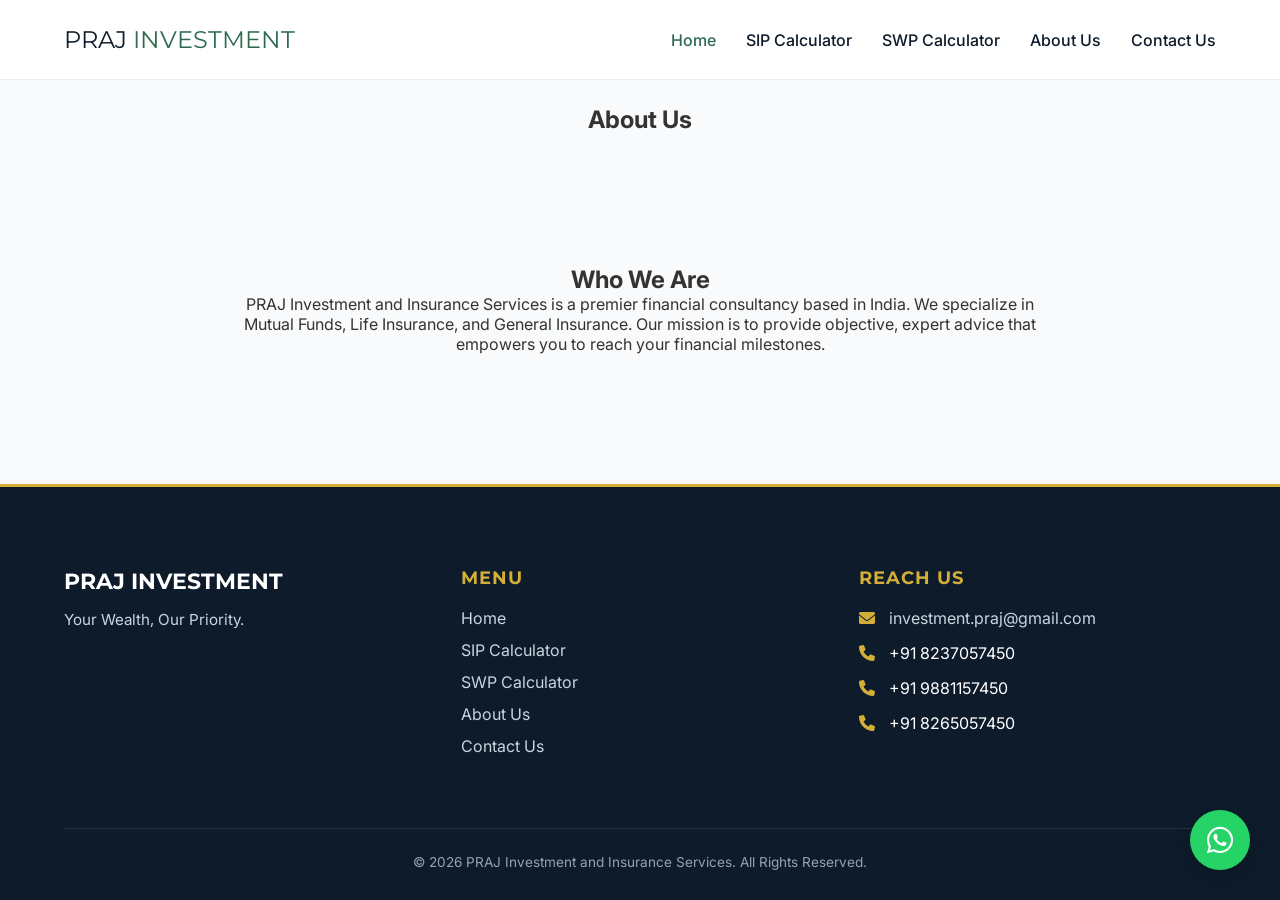
<file: about.html>
<!doctype html>
<html lang="en">
  <head>
    <meta charset="UTF-8" />
    <meta name="viewport" content="width=device-width, initial-scale=1.0" />
    <title>PRAJ INVESTMENT | Home</title>
    <link rel="stylesheet" href="css/styles.css" />
    <!-- Font Awesome for Icons -->
    <link
      rel="stylesheet"
      href="https://cdnjs.cloudflare.com/ajax/libs/font-awesome/6.0.0/css/all.min.css"
    />
    <link rel="shortcut icon" href="images/prajicon.png" type="image/x-icon">
  </head>
  <body>
    <!-- Header -->
    <header>
      <div class="header-container">
        <a id="logolink" href="http://prajinvestment.in/"
          ><div class="logo">
            PRAJ <span class="accent-text">INVESTMENT</span>
          </div></a
        >
        <nav>
          <ul class="nav-links" id="nav-links">
            <li><a href="index.html" class="active">Home</a></li>
            <li><a href="sip-calculator.html">SIP Calculator</a></li>
                           <li><a href="swp-calculator.html">SWP Calculator</a></li>

            <li><a href="about.html">About Us</a></li>
            <li><a href="contact.html">Contact Us</a></li>
          </ul>
          <div class="hamburger" onclick="toggleMenu()">
            <span></span><span></span><span></span>
          </div>
        </nav>
      </div>
    </header>
    <section class="page-header">
      <h1 class="section-title">About Us</h1>
    </section>
    <section class="content-body">
      <div class="container">
        <h2>Who We Are</h2>
        <p>
          PRAJ Investment and Insurance Services is a premier financial
          consultancy based in India. We specialize in Mutual Funds, Life
          Insurance, and General Insurance. Our mission is to provide objective,
          expert advice that empowers you to reach your financial milestones.
        </p>
        <!-- Add more paragraphs as needed -->
      </div>
    </section>

    <a
      id="floatwa"
      href="https://wa.me/918237057450?text=Hello!%20I%20have%20a%20query%20regarding%20investments."
      class="wa-float"
      target="_blank"
    >
      <i class="fab fa-whatsapp"></i>
    </a>

    <!-- Footer -->
    <footer>
      <div class="footer-container">
        <div class="footer-brand">
          <h4>PRAJ INVESTMENT</h4>
          <p>Your Wealth, Our Priority.</p>
        </div>
        <div class="footer-nav">
          <h4>Menu</h4>
          <ul>
            <li><a href="index.html">Home</a></li>
            <li><a href="sip-calculator.html">SIP Calculator</a></li>
                <li><a href="swp-calculator.html">SWP Calculator</a></li>

            <li><a href="about.html">About Us</a></li>
            <li><a href="contact.html">Contact Us</a></li>
          </ul>
        </div>
        <div class="footer-contact">
          <h4>Reach Us</h4>
          <p><i class="fas fa-envelope"></i> investment.praj@gmail.com</p>
          <p>
            <i class="fas fa-phone"></i>
            <a href="tel:+91 8237057450">+91 8237057450</a>
          </p>
          <p>
            <i class="fas fa-phone"></i>
            <a href="tel:+91 9881157450">+91 9881157450</a>
          </p>
          <p>
            <i class="fas fa-phone"></i>
            <a href="tel:+91 8265057450">+91 8265057450</a>
          </p>
        </div>
      </div>
      <div class="footer-bottom">
        &copy; 2026 PRAJ Investment and Insurance Services. All Rights Reserved.
      </div>
    </footer>

    <script src="js/index.js"></script>
  </body>
</html>
</file>
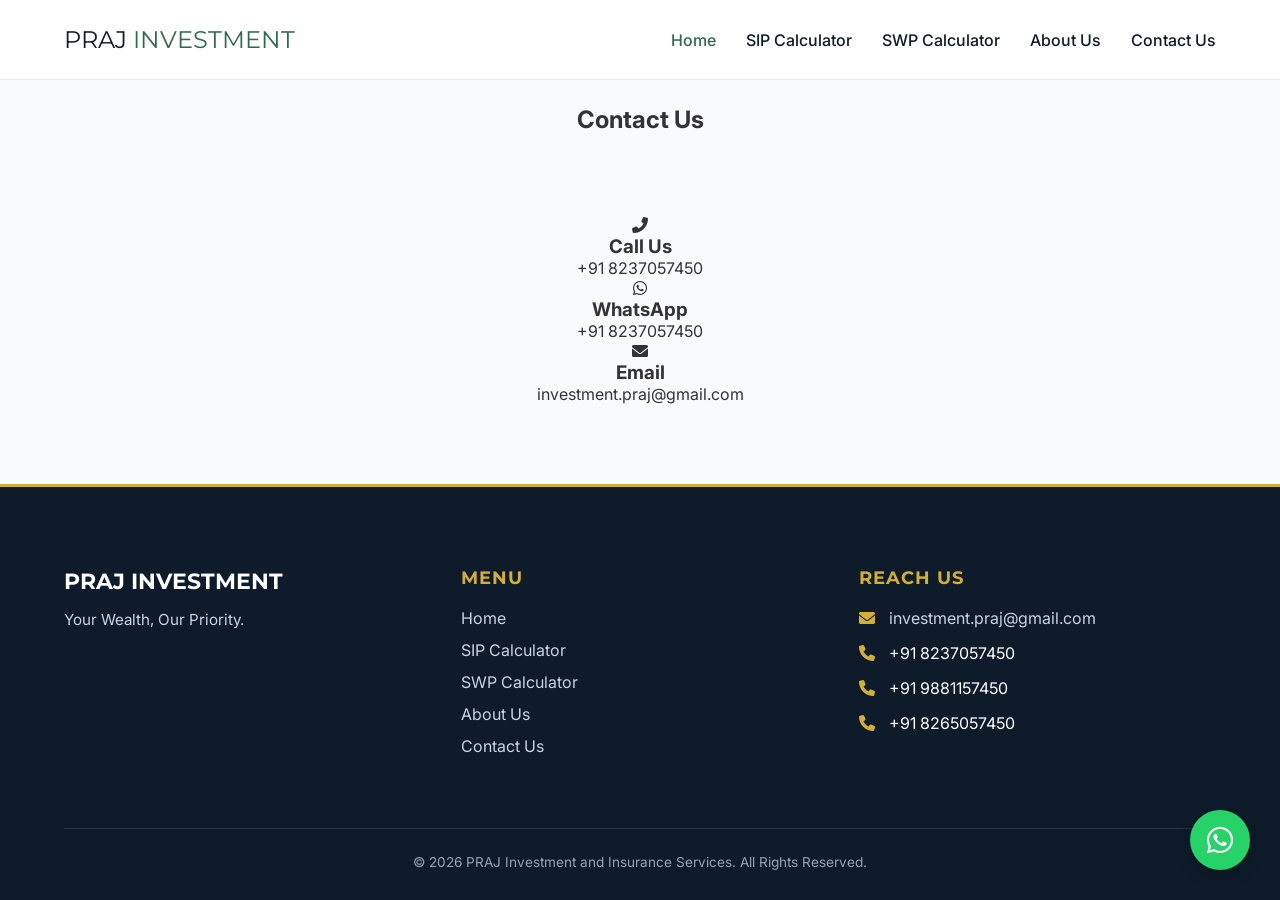
<file: contact.html>
<!doctype html>
<html lang="en">
  <head>
    <meta charset="UTF-8" />
    <meta name="viewport" content="width=device-width, initial-scale=1.0" />
    <title>PRAJ INVESTMENT | Home</title>
    <link rel="stylesheet" href="css/styles.css" />
    <!-- Font Awesome for Icons -->
    <link
      rel="stylesheet"
      href="https://cdnjs.cloudflare.com/ajax/libs/font-awesome/6.0.0/css/all.min.css"
    />
    <link rel="shortcut icon" href="images/prajicon.png" type="image/x-icon">
  </head>
  <body>
    <!-- Header -->
    <header>
      <div class="header-container">
        <a id="logolink" href="http://prajinvestment.in/"
          ><div class="logo">
            PRAJ <span class="accent-text">INVESTMENT</span>
          </div></a
        >
        <nav>
          <ul class="nav-links" id="nav-links">
            <li><a href="index.html" class="active">Home</a></li>
            <li><a href="sip-calculator.html">SIP Calculator</a></li>
                <li><a href="swp-calculator.html">SWP Calculator</a></li>
            <li><a href="about.html">About Us</a></li>
            <li><a href="contact.html">Contact Us</a></li>
          </ul>
          <div class="hamburger" onclick="toggleMenu()">
            <span></span><span></span><span></span>
          </div>
        </nav>
      </div>
    </header>
    <section class="page-header">
      <h1 class="section-title">Contact Us</h1>
    </section>
    <section class="content-body">
      <div class="container contact-grid">
        <div class="contact-card">
          <i class="fas fa-phone-alt"></i>
          <h3>Call Us</h3>
          <p>+91 8237057450</p>
        </div>
        <div class="contact-card">
          <i class="fab fa-whatsapp"></i>
          <h3>WhatsApp</h3>
          <p>+91 8237057450</p>
        </div>
        <div class="contact-card">
          <i class="fas fa-envelope"></i>
          <h3>Email</h3>
          <p>investment.praj@gmail.com</p>
        </div>
      </div>
    </section>

    <a
      id="floatwa"
      href="https://wa.me/918237057450?text=Hello!%20I%20have%20a%20query%20regarding%20investments."
      class="wa-float"
      target="_blank"
    >
      <i class="fab fa-whatsapp"></i>
    </a>

    <!-- Footer -->
    <footer>
      <div class="footer-container">
        <div class="footer-brand">
          <h4>PRAJ INVESTMENT</h4>
          <p>Your Wealth, Our Priority.</p>
        </div>
        <div class="footer-nav">
          <h4>Menu</h4>
          <ul>
            <li><a href="index.html">Home</a></li>
            <li><a href="sip-calculator.html">SIP Calculator</a></li>
                <li><a href="swp-calculator.html">SWP Calculator</a></li>
            <li><a href="about.html">About Us</a></li>
            <li><a href="contact.html">Contact Us</a></li>
          </ul>
        </div>
        <div class="footer-contact">
          <h4>Reach Us</h4>
          <p><i class="fas fa-envelope"></i> investment.praj@gmail.com</p>
          <p>
            <i class="fas fa-phone"></i>
            <a href="tel:+91 8237057450">+91 8237057450</a>
          </p>
          <p>
            <i class="fas fa-phone"></i>
            <a href="tel:+91 9881157450">+91 9881157450</a>
          </p>
          <p>
            <i class="fas fa-phone"></i>
            <a href="tel:+91 8265057450">+91 8265057450</a>
          </p>
        </div>
      </div>
      <div class="footer-bottom">
        &copy; 2026 PRAJ Investment and Insurance Services. All Rights Reserved.
      </div>
    </footer>

    <script src="js/index.js"></script>
  </body>
</html>
</file>
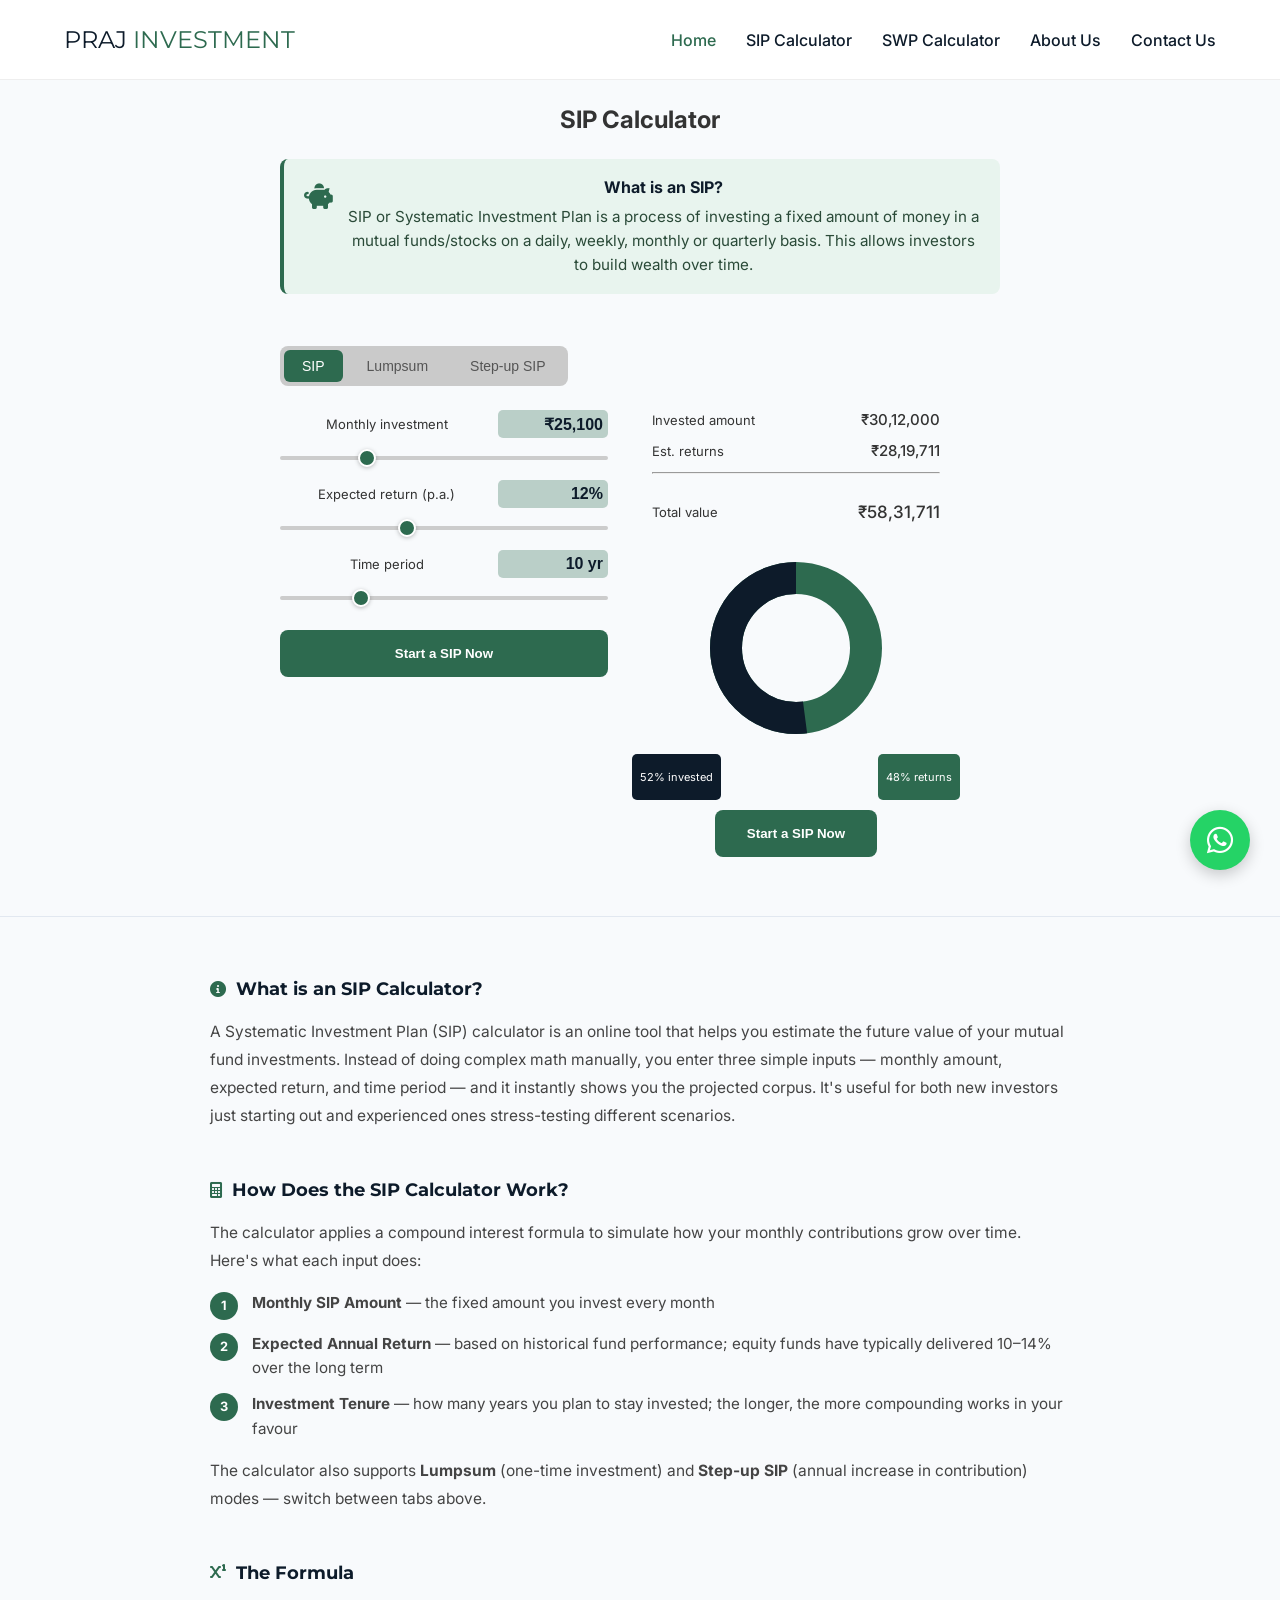
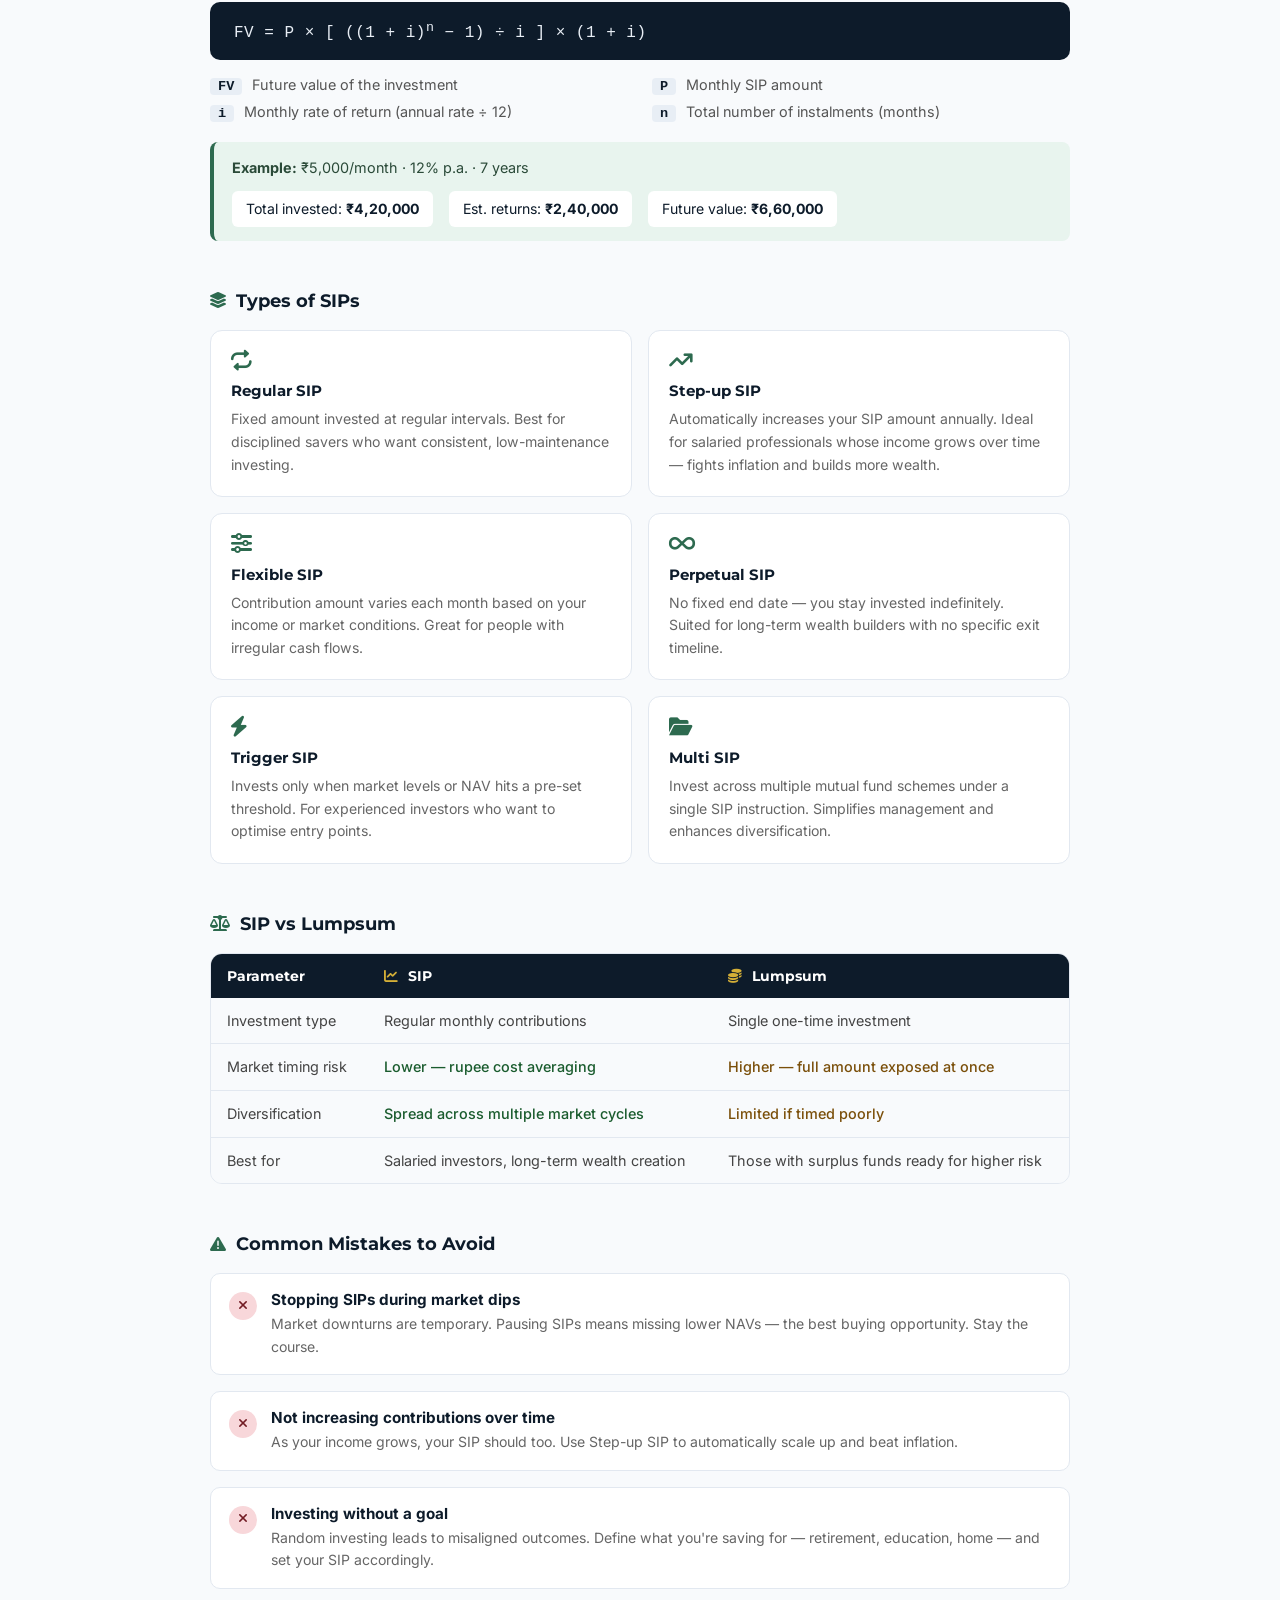
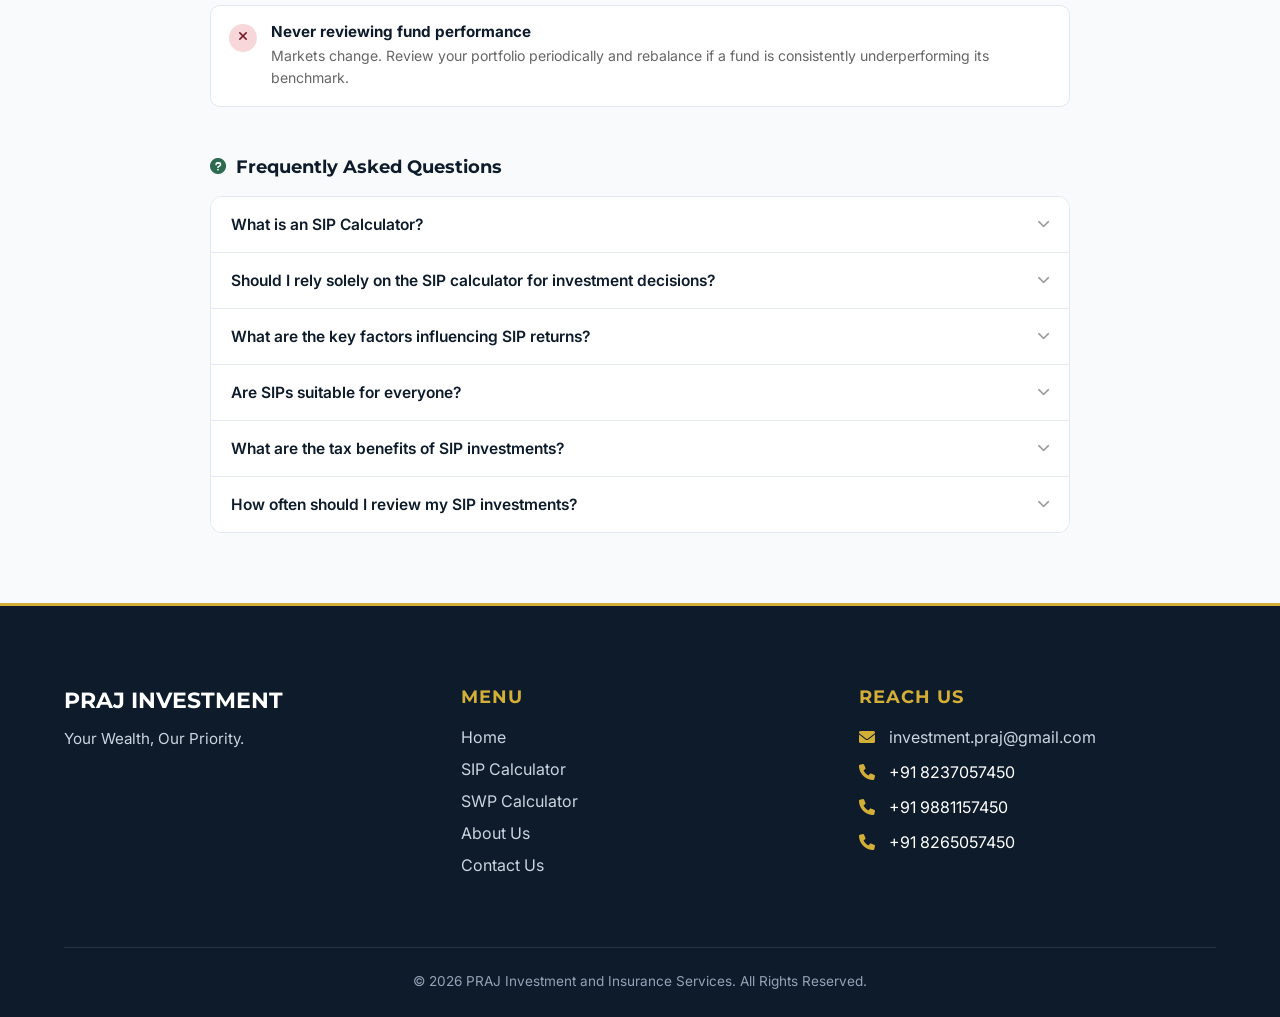
<file: sip-calculator.html>
<!DOCTYPE html>
<html lang="en">
<head>
    <meta charset="UTF-8">
    <meta name="viewport" content="width=device-width, initial-scale=1.0">
    <title>PRAJ INVESTMENT | Home</title>
    <link rel="stylesheet" href="css/styles.css">
        <link rel="stylesheet" href="https://cdnjs.cloudflare.com/ajax/libs/font-awesome/6.0.0/css/all.min.css">
<link rel="shortcut icon" href="images/prajicon.png" type="image/x-icon">
    <!-- Font Awesome for Icons -->
</head>
<body>

<!-- Header -->
<header>
    <div class="header-container">
        <a id="logolink" href="http://prajinvestment.in/"><div class="logo">PRAJ <span class="accent-text">INVESTMENT</span></div></a>
        <nav>
            <ul class="nav-links" id="nav-links">
                <li><a href="index.html" class="active">Home</a></li>
                <li><a href="sip-calculator.html">SIP Calculator</a></li>
                <li><a href="swp-calculator.html">SWP Calculator</a></li>
                <li><a href="about.html">About Us</a></li>
                <li><a href="contact.html">Contact Us</a></li>

            </ul>
            <div class="hamburger" onclick="toggleMenu()">
                <span></span><span></span><span></span>
            </div>
        </nav>
    </div>
</header>
<section class="page-header">
    <h1 class="section-title">SIP Calculator</h1>
    
</section>
  
<section class="content-body">
  <div class="swp-explainer">
        <div class="explainer-icon"><i class="fas fa-piggy-bank"></i></div>
        <div>
            <strong>What is an SIP?</strong>
SIP or Systematic Investment Plan is a process of investing a fixed amount of money in a mutual funds/stocks on a daily, weekly, monthly or quarterly basis. This allows investors to build wealth over time.        </div>
    </div>
    <style>
        *{box-sizing:border-box;margin:0;padding:0}

        
    </style>

    <h2 class="sr-only">SIP / Lumpsum / Step-up SIP calculator — adjust inputs to see projected returns</h2>

    <div class="calc">
        <div class="tabs" id="tabs">
            <button class="tab active" data-mode="sip">SIP</button>
            <button class="tab" data-mode="lumpsum">Lumpsum</button>
            <button class="tab" data-mode="stepup">Step-up SIP</button>
        </div>

        <div class="grid">
            <div class="sliders" id="sliders">
                <div class="field" id="field-amount">
                    <label>
                        <span class="lbl-text" id="lbl-amount-text">Monthly investment</span>
                        <input class="val-input" id="lbl-amount" value="₹25,000" inputmode="numeric">
                    </label>
                    <input type="range" id="amount" min="100" max="100000" step="500" value="25000">
                </div>
                <div class="field" id="field-stepup" style="display:none">
                    <label>
                        <span class="lbl-text">Annual step-up</span>
                        <input class="val-input" id="lbl-stepup" value="10%" inputmode="numeric">
                    </label>
                    <input type="range" id="stepup" min="1" max="50" step="1" value="10">
                </div>
                <div class="field">
                    <label>
                        <span class="lbl-text">Expected return (p.a.)</span>
                        <input class="val-input" id="lbl-rate" value="12%" inputmode="numeric">
                    </label>
                    <input type="range" id="rate" min="1" max="30" step="0.5" value="12">
                </div>
                <div class="field">
                    <label>
                        <span class="lbl-text">Time period</span>
                        <input class="val-input" id="lbl-period" value="10 yr" inputmode="numeric">
                    </label>
                    <input type="range" id="period" min="1" max="40" step="1" value="10">
                </div>
                <button class="sip-btn" onclick="openModal()">Start a SIP Now</button>
            </div>

            <div>
                <div class="results">
                    <div class="result-row">
                        <span class="lbl">Invested amount</span>
                        <span class="val" id="r-invested">₹0</span>
                    </div>
                    <div class="result-row">
                        <span class="lbl">Est. returns</span>
                        <span class="val" id="r-returns">₹0</span>
                    </div>
                    <hr>
                    <div class="result-row total">
                        <span class="lbl">Total value</span>
                        <span class="val" id="r-total">₹0</span>
                    </div>
                </div>
                <div class="ring-container">
                    <svg class="progress-ring" width="180" height="180">
                        <circle class="ring-bg" cx="90" cy="90" r="70"/>
                        <circle class="ring-progress" id="ring" cx="90" cy="90" r="70"/>
                    </svg>
                    <div class="ring-center"></div>
                </div>
                <div class="bar-labels">
                    <span id="bar-invested-label">50% invested</span>
                    <span id="bar-returns-pct">50% returns</span>
                </div>
                <button class="sip-btn" onclick="openModal()">Start a SIP Now</button>
            </div>
        </div>
    </div>

    <script>
        
    </script>

</section>

<section class="swp-info-section">
    <div class="swp-info-container">

        <!-- What is SIP -->
        <div class="info-block">
            <h2 class="info-heading"><i class="fas fa-info-circle"></i> What is an SIP Calculator?</h2>
            <p>A Systematic Investment Plan (SIP) calculator is an online tool that helps you estimate the future value of your mutual fund investments. Instead of doing complex math manually, you enter three simple inputs — monthly amount, expected return, and time period — and it instantly shows you the projected corpus. It's useful for both new investors just starting out and experienced ones stress-testing different scenarios.</p>
        </div>

        <!-- How it works -->
        <div class="info-block">
            <h2 class="info-heading"><i class="fas fa-calculator"></i> How Does the SIP Calculator Work?</h2>
            <p>The calculator applies a compound interest formula to simulate how your monthly contributions grow over time. Here's what each input does:</p>
            <div class="info-steps">
                <div class="info-step">
                    <div class="step-num">1</div>
                    <div><strong>Monthly SIP Amount</strong> — the fixed amount you invest every month</div>
                </div>
                <div class="info-step">
                    <div class="step-num">2</div>
                    <div><strong>Expected Annual Return</strong> — based on historical fund performance; equity funds have typically delivered 10–14% over the long term</div>
                </div>
                <div class="info-step">
                    <div class="step-num">3</div>
                    <div><strong>Investment Tenure</strong> — how many years you plan to stay invested; the longer, the more compounding works in your favour</div>
                </div>
            </div>
            <p style="margin-top:1rem;">The calculator also supports <strong>Lumpsum</strong> (one-time investment) and <strong>Step-up SIP</strong> (annual increase in contribution) modes — switch between tabs above.</p>
        </div>

        <!-- Formula -->
        <div class="info-block">
            <h2 class="info-heading"><i class="fas fa-superscript"></i> The Formula</h2>
            <div class="formula-box">
                FV = P × [ ((1 + i)<sup>n</sup> − 1) ÷ i ] × (1 + i)
            </div>
            <div class="formula-legend">
                <div><span class="fl">FV</span> Future value of the investment</div>
                <div><span class="fl">P</span> Monthly SIP amount</div>
                <div><span class="fl">i</span> Monthly rate of return (annual rate ÷ 12)</div>
                <div><span class="fl">n</span> Total number of instalments (months)</div>
            </div>
            <div class="formula-example">
                <strong>Example:</strong> ₹5,000/month · 12% p.a. · 7 years
                <div class="formula-example-result">
                    <span>Total invested: <strong>₹4,20,000</strong></span>
                    <span>Est. returns: <strong>₹2,40,000</strong></span>
                    <span>Future value: <strong>₹6,60,000</strong></span>
                </div>
            </div>
        </div>

        <!-- SIP Types -->
        <div class="info-block">
            <h2 class="info-heading"><i class="fas fa-layer-group"></i> Types of SIPs</h2>
            <div class="advantages-grid">
                <div class="adv-card">
                    <i class="fas fa-repeat"></i>
                    <h4>Regular SIP</h4>
                    <p>Fixed amount invested at regular intervals. Best for disciplined savers who want consistent, low-maintenance investing.</p>
                </div>
                <div class="adv-card">
                    <i class="fas fa-arrow-trend-up"></i>
                    <h4>Step-up SIP</h4>
                    <p>Automatically increases your SIP amount annually. Ideal for salaried professionals whose income grows over time — fights inflation and builds more wealth.</p>
                </div>
                <div class="adv-card">
                    <i class="fas fa-sliders-h"></i>
                    <h4>Flexible SIP</h4>
                    <p>Contribution amount varies each month based on your income or market conditions. Great for people with irregular cash flows.</p>
                </div>
                <div class="adv-card">
                    <i class="fas fa-infinity"></i>
                    <h4>Perpetual SIP</h4>
                    <p>No fixed end date — you stay invested indefinitely. Suited for long-term wealth builders with no specific exit timeline.</p>
                </div>
                <div class="adv-card">
                    <i class="fas fa-bolt"></i>
                    <h4>Trigger SIP</h4>
                    <p>Invests only when market levels or NAV hits a pre-set threshold. For experienced investors who want to optimise entry points.</p>
                </div>
                <div class="adv-card">
                    <i class="fas fa-folder-open"></i>
                    <h4>Multi SIP</h4>
                    <p>Invest across multiple mutual fund schemes under a single SIP instruction. Simplifies management and enhances diversification.</p>
                </div>
            </div>
        </div>

        <!-- SIP vs Lumpsum -->
        <div class="info-block">
            <h2 class="info-heading"><i class="fas fa-scale-balanced"></i> SIP vs Lumpsum</h2>
            <div class="compare-table-wrap">
                <table class="compare-table">
                    <thead>
                        <tr>
                            <th>Parameter</th>
                            <th><i class="fas fa-chart-line"></i> SIP</th>
                            <th><i class="fas fa-coins"></i> Lumpsum</th>
                        </tr>
                    </thead>
                    <tbody>
                        <tr>
                            <td>Investment type</td>
                            <td>Regular monthly contributions</td>
                            <td>Single one-time investment</td>
                        </tr>
                        <tr>
                            <td>Market timing risk</td>
                            <td class="good">Lower — rupee cost averaging</td>
                            <td class="warn">Higher — full amount exposed at once</td>
                        </tr>
                        <tr>
                            <td>Diversification</td>
                            <td class="good">Spread across multiple market cycles</td>
                            <td class="warn">Limited if timed poorly</td>
                        </tr>
                        <tr>
                            <td>Best for</td>
                            <td>Salaried investors, long-term wealth creation</td>
                            <td>Those with surplus funds ready for higher risk</td>
                        </tr>
                    </tbody>
                </table>
            </div>
        </div>

        <!-- Common mistakes -->
        <div class="info-block">
            <h2 class="info-heading"><i class="fas fa-triangle-exclamation"></i> Common Mistakes to Avoid</h2>
            <div class="mistakes-list">
                <div class="mistake-item">
                    <div class="mistake-icon bad"><i class="fas fa-xmark"></i></div>
                    <div>
                        <strong>Stopping SIPs during market dips</strong>
                        <p>Market downturns are temporary. Pausing SIPs means missing lower NAVs — the best buying opportunity. Stay the course.</p>
                    </div>
                </div>
                <div class="mistake-item">
                    <div class="mistake-icon bad"><i class="fas fa-xmark"></i></div>
                    <div>
                        <strong>Not increasing contributions over time</strong>
                        <p>As your income grows, your SIP should too. Use Step-up SIP to automatically scale up and beat inflation.</p>
                    </div>
                </div>
                <div class="mistake-item">
                    <div class="mistake-icon bad"><i class="fas fa-xmark"></i></div>
                    <div>
                        <strong>Investing without a goal</strong>
                        <p>Random investing leads to misaligned outcomes. Define what you're saving for — retirement, education, home — and set your SIP accordingly.</p>
                    </div>
                </div>
                <div class="mistake-item">
                    <div class="mistake-icon bad"><i class="fas fa-xmark"></i></div>
                    <div>
                        <strong>Never reviewing fund performance</strong>
                        <p>Markets change. Review your portfolio periodically and rebalance if a fund is consistently underperforming its benchmark.</p>
                    </div>
                </div>
            </div>
        </div>

        <!-- FAQ -->
        <div class="info-block">
            <h2 class="info-heading"><i class="fas fa-question-circle"></i> Frequently Asked Questions</h2>
            <div class="faq-list">

                <div class="faq-item">
                    <button class="faq-q" onclick="toggleFaq(this)">
                        What is an SIP Calculator?
                        <i class="fas fa-chevron-down faq-icon"></i>
                    </button>
                    <div class="faq-a">
                        <p>An SIP calculator is an online tool that estimates the future value of your mutual fund investments made at periodic intervals. It uses a compound interest formula — taking your monthly amount, expected annual return, and tenure — to project how much your corpus could grow to. It's an estimate, not a guarantee, since actual mutual fund returns depend on market performance.</p>
                    </div>
                </div>

                <div class="faq-item">
                    <button class="faq-q" onclick="toggleFaq(this)">
                        Should I rely solely on the SIP calculator for investment decisions?
                        <i class="fas fa-chevron-down faq-icon"></i>
                    </button>
                    <div class="faq-a">
                        <p>No — the calculator is a planning tool, not a crystal ball. It uses a fixed assumed return which won't match real-world market fluctuations. Use it to set realistic expectations and compare scenarios, but always consult a certified financial advisor before making investment decisions. Your risk tolerance, tax situation, and financial goals matter too.</p>
                    </div>
                </div>

                <div class="faq-item">
                    <button class="faq-q" onclick="toggleFaq(this)">
                        What are the key factors influencing SIP returns?
                        <i class="fas fa-chevron-down faq-icon"></i>
                    </button>
                    <div class="faq-a">
                        <p>Three main factors: <strong>market volatility</strong> (short-term fluctuations affect NAV, though long-term trends tend to smooth these out), <strong>economic conditions</strong> (inflation, interest rates, and GDP growth all influence fund performance), and <strong>fund management quality</strong> (the skill and strategy of the fund manager plays a big role in how a fund performs relative to its benchmark).</p>
                    </div>
                </div>

                <div class="faq-item">
                    <button class="faq-q" onclick="toggleFaq(this)">
                        Are SIPs suitable for everyone?
                        <i class="fas fa-chevron-down faq-icon"></i>
                    </button>
                    <div class="faq-a">
                        <p>SIPs are accessible to almost anyone — you can start with as little as ₹500/month. However, the right type of SIP and fund category depends on your age, income stability, risk appetite, and financial goals. Equity SIPs suit long-term investors (5+ years) who can tolerate volatility. Debt fund SIPs are better for capital preservation. Speaking to an advisor helps match the right SIP to your profile.</p>
                    </div>
                </div>

                <div class="faq-item">
                    <button class="faq-q" onclick="toggleFaq(this)">
                        What are the tax benefits of SIP investments?
                        <i class="fas fa-chevron-down faq-icon"></i>
                    </button>
                    <div class="faq-a">
                        <p>SIPs in ELSS (Equity Linked Savings Scheme) funds qualify for a tax deduction of up to ₹1.5 lakh per year under Section 80C of the Income Tax Act. For other equity mutual funds, long-term capital gains (held over 1 year) above ₹1 lakh are taxed at 10%, while short-term gains are taxed at 15%. Debt fund gains are taxed as per your income slab. Tax laws can change — consult a tax advisor for current rules.</p>
                    </div>
                </div>

                <div class="faq-item">
                    <button class="faq-q" onclick="toggleFaq(this)">
                        How often should I review my SIP investments?
                        <i class="fas fa-chevron-down faq-icon"></i>
                    </button>
                    <div class="faq-a">
                        <p>At minimum, review your portfolio once a year. Check whether your fund is consistently underperforming its benchmark or category peers over 2–3 years — not just a bad quarter. Also reassess when your life situation changes (new job, marriage, child, approaching retirement). Avoid over-monitoring monthly NAV movements; SIPs are a long game and short-term noise is irrelevant.</p>
                    </div>
                </div>

            </div>
        </div>

    </div>
</section>

<a id="floatwa" href="https://wa.me/918237057450?text=Hello!%20I%20have%20a%20query%20regarding%20investments." class="wa-float" target="_blank">
    <i class="fab fa-whatsapp"></i>
</a>

<!-- Footer -->
<footer>
    <div class="footer-container">
        <div class="footer-brand">
            <h4>PRAJ INVESTMENT</h4>
            <p>Your Wealth, Our Priority.</p>
        </div>
        <div class="footer-nav">
            <h4>Menu</h4>
            <ul>
                <li><a href="index.html">Home</a></li>
                <li><a href="sip-calculator.html">SIP Calculator</a></li>
                                <li><a href="swp-calculator.html">SWP Calculator</a></li>

                <li><a href="about.html">About Us</a></li>
                <li><a href="contact.html">Contact Us</a></li>
            </ul>
        </div>
        <div class="footer-contact">
            <h4>Reach Us</h4>
            <p><i class="fas fa-envelope"></i> investment.praj@gmail.com</p>
            <p><i class="fas fa-phone"></i> <a href="tel:+91 8237057450">+91 8237057450</a></p>
            <p><i class="fas fa-phone"></i> <a href="tel:+91 9881157450">+91 9881157450</a></p>
            <p><i class="fas fa-phone"></i> <a href="tel:+91 8265057450">+91 8265057450</a></p>
        </div>
    </div>
    <div class="footer-bottom">
        &copy; 2026 PRAJ Investment and Insurance Services. All Rights Reserved.
    </div>
</footer>

<script src="js/index.js"></script>
<script src="js/sipcalc.js"></script>

</body>
</html>
</file>
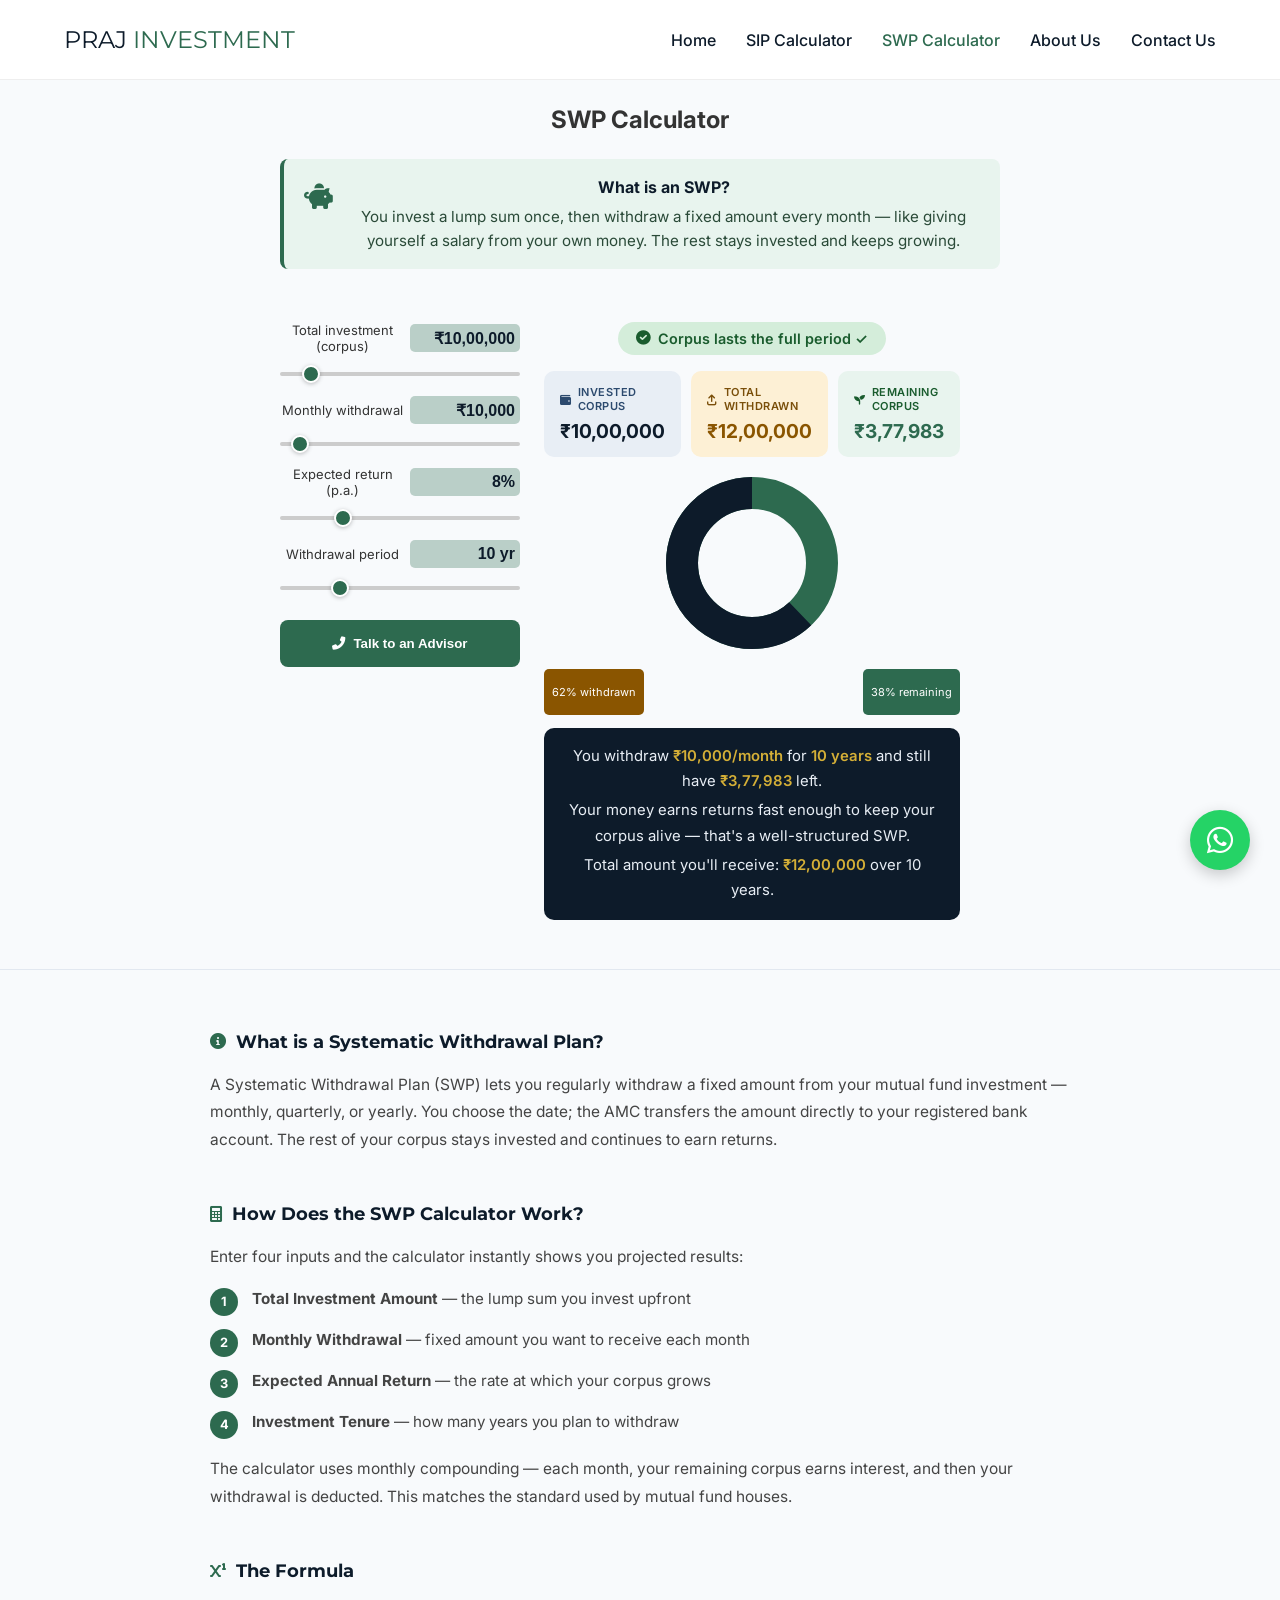
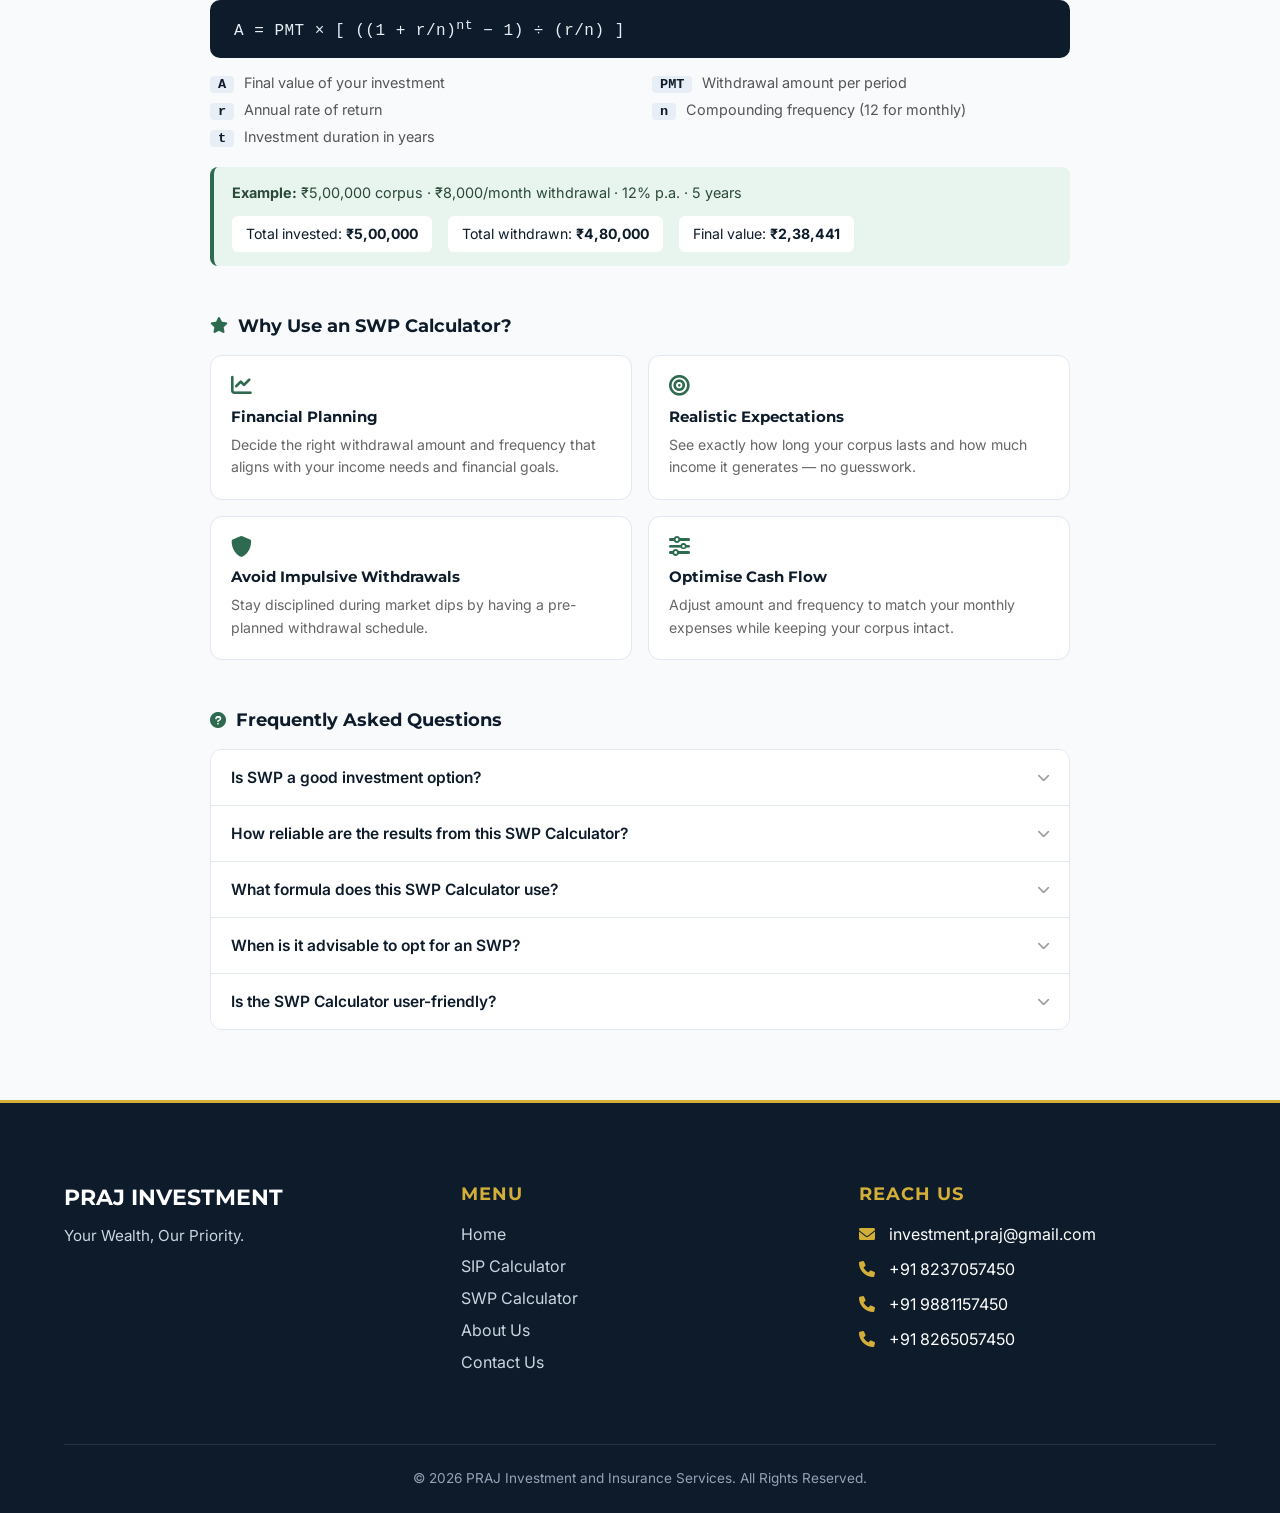
<file: swp-calculator.html>
<!DOCTYPE html>
<html lang="en">
<head>
    <meta charset="UTF-8">
    <meta name="viewport" content="width=device-width, initial-scale=1.0">
    <title>PRAJ INVESTMENT | SWP Calculator</title>
    <link rel="shortcut icon" href="images/prajicon.png" type="image/x-icon">
    <link rel="stylesheet" href="css/styles.css">
    <link rel="stylesheet" href="https://cdnjs.cloudflare.com/ajax/libs/font-awesome/6.0.0/css/all.min.css">
</head>
<body>

<!-- Header -->
<header>
    <div class="header-container">
        <a id="logolink" href="http://prajinvestment.in/"><div class="logo">PRAJ <span class="accent-text">INVESTMENT</span></div></a>
        <nav>
            <ul class="nav-links" id="nav-links">
                <li><a href="index.html">Home</a></li>
                <li><a href="sip-calculator.html">SIP Calculator</a></li>
                <li><a href="swp-calculator.html" class="active">SWP Calculator</a></li>
                <li><a href="about.html">About Us</a></li>
                <li><a href="contact.html">Contact Us</a></li>
            </ul>
            <div class="hamburger" onclick="toggleMenu()">
                <span></span><span></span><span></span>
            </div>
        </nav>
    </div>
</header>

<section class="page-header">
    <h1 class="section-title">SWP Calculator</h1>
</section>

<section class="content-body">

    <h2 class="sr-only">SWP (Systematic Withdrawal Plan) calculator — see how long your corpus lasts and how much you earn</h2>

    <!-- What is SWP — plain language explainer -->
    <div class="swp-explainer">
        <div class="explainer-icon"><i class="fas fa-piggy-bank"></i></div>
        <div>
            <strong>What is an SWP?</strong>
            You invest a lump sum once, then withdraw a fixed amount every month — like giving yourself a salary from your own money. The rest stays invested and keeps growing.
        </div>
    </div>

    <div class="calc">

        <div class="grid swp-grid">

            <!-- ── LEFT: Sliders ── -->
            <div class="sliders">

                <div class="field">
                    <label>
                        <span class="lbl-text">Total investment (corpus)</span>
                        <input class="val-input" id="lbl-corpus" value="₹10,00,000" inputmode="numeric">
                    </label>
                    <input type="range" id="corpus" min="10000" max="10000000" step="10000" value="1000000">
                </div>

                <div class="field">
                    <label>
                        <span class="lbl-text">Monthly withdrawal</span>
                        <input class="val-input" id="lbl-withdrawal" value="₹10,000" inputmode="numeric">
                    </label>
                    <input type="range" id="withdrawal" min="500" max="200000" step="500" value="10000">
                </div>

                <div class="field">
                    <label>
                        <span class="lbl-text">Expected return (p.a.)</span>
                        <input class="val-input" id="lbl-rate" value="8%" inputmode="numeric">
                    </label>
                    <input type="range" id="rate" min="1" max="30" step="0.5" value="8">
                </div>

                <div class="field">
                    <label>
                        <span class="lbl-text">Withdrawal period</span>
                        <input class="val-input" id="lbl-period" value="10 yr" inputmode="numeric">
                    </label>
                    <input type="range" id="period" min="1" max="40" step="1" value="10">
                </div>

                <button class="sip-btn" onclick="openModal()">
                    <i class="fas fa-phone-alt" style="margin-right:8px"></i>Talk to an Advisor
                </button>
            </div>

            <!-- ── RIGHT: Results ── -->
            <div class="swp-results-col">

                <!-- Sustainability status badge -->
                <div class="sustainability-badge" id="sustainBadge">
                    <i class="fas fa-circle-check" id="sustainIcon"></i>
                    <span id="sustainText">Corpus is sustainable</span>
                </div>

                <!-- 3 headline cards -->
                <div class="swp-cards">
                    <div class="swp-card swp-card--corpus">
                        <div class="swp-card-label"><i class="fas fa-wallet"></i> Invested corpus</div>
                        <div class="swp-card-value" id="r-corpus">₹0</div>
                    </div>
                    <div class="swp-card swp-card--withdrawn">
                        <div class="swp-card-label"><i class="fas fa-arrow-up-from-bracket"></i> Total withdrawn</div>
                        <div class="swp-card-value" id="r-withdrawn">₹0</div>
                    </div>
                    <div class="swp-card swp-card--remaining">
                        <div class="swp-card-label"><i class="fas fa-seedling"></i> Remaining corpus</div>
                        <div class="swp-card-value" id="r-remaining">₹0</div>
                    </div>
                </div>

                <!-- Visual ring -->
                <div class="ring-container">
                    <svg class="progress-ring" width="180" height="180">
                        <circle class="ring-bg" cx="90" cy="90" r="70"/>
                        <circle class="ring-progress" id="ring" cx="90" cy="90" r="70"/>
                    </svg>
                    <div class="ring-center"></div>
                </div>
                <div class="bar-labels">
                    <span id="bar-withdrawn-label">— withdrawn</span>
                    <span id="bar-remaining-pct">— remaining</span>
                </div>

                <!-- Plain-English summary box -->
                <div class="swp-insight" id="swpInsight"></div>

            </div>
        </div>
    </div>

</section>

<section class="swp-info-section">
    <div class="swp-info-container">
 
        <!-- What is SWP -->
        <div class="info-block">
            <h2 class="info-heading"><i class="fas fa-info-circle"></i> What is a Systematic Withdrawal Plan?</h2>
            <p>A Systematic Withdrawal Plan (SWP) lets you regularly withdraw a fixed amount from your mutual fund investment — monthly, quarterly, or yearly. You choose the date; the AMC transfers the amount directly to your registered bank account. The rest of your corpus stays invested and continues to earn returns.</p>
        </div>
 
        <!-- How it works -->
        <div class="info-block">
            <h2 class="info-heading"><i class="fas fa-calculator"></i> How Does the SWP Calculator Work?</h2>
            <p>Enter four inputs and the calculator instantly shows you projected results:</p>
            <div class="info-steps">
                <div class="info-step">
                    <div class="step-num">1</div>
                    <div><strong>Total Investment Amount</strong> — the lump sum you invest upfront</div>
                </div>
                <div class="info-step">
                    <div class="step-num">2</div>
                    <div><strong>Monthly Withdrawal</strong> — fixed amount you want to receive each month</div>
                </div>
                <div class="info-step">
                    <div class="step-num">3</div>
                    <div><strong>Expected Annual Return</strong> — the rate at which your corpus grows</div>
                </div>
                <div class="info-step">
                    <div class="step-num">4</div>
                    <div><strong>Investment Tenure</strong> — how many years you plan to withdraw</div>
                </div>
            </div>
            <p style="margin-top:1rem;">The calculator uses monthly compounding — each month, your remaining corpus earns interest, and then your withdrawal is deducted. This matches the standard used by mutual fund houses.</p>
        </div>
 
        <!-- Formula -->
        <div class="info-block">
            <h2 class="info-heading"><i class="fas fa-superscript"></i> The Formula</h2>
            <div class="formula-box">
                A = PMT × [ ((1 + r/n)<sup>nt</sup> − 1) ÷ (r/n) ]
            </div>
            <div class="formula-legend">
                <div><span class="fl">A</span> Final value of your investment</div>
                <div><span class="fl">PMT</span> Withdrawal amount per period</div>
                <div><span class="fl">r</span> Annual rate of return</div>
                <div><span class="fl">n</span> Compounding frequency (12 for monthly)</div>
                <div><span class="fl">t</span> Investment duration in years</div>
            </div>
            <div class="formula-example">
                <strong>Example:</strong> ₹5,00,000 corpus · ₹8,000/month withdrawal · 12% p.a. · 5 years
                <div class="formula-example-result">
                    <span>Total invested: <strong>₹5,00,000</strong></span>
                    <span>Total withdrawn: <strong>₹4,80,000</strong></span>
                    <span>Final value: <strong>₹2,38,441</strong></span>
                </div>
            </div>
        </div>
 
        <!-- Advantages -->
        <div class="info-block">
            <h2 class="info-heading"><i class="fas fa-star"></i> Why Use an SWP Calculator?</h2>
            <div class="advantages-grid">
                <div class="adv-card">
                    <i class="fas fa-chart-line"></i>
                    <h4>Financial Planning</h4>
                    <p>Decide the right withdrawal amount and frequency that aligns with your income needs and financial goals.</p>
                </div>
                <div class="adv-card">
                    <i class="fas fa-bullseye"></i>
                    <h4>Realistic Expectations</h4>
                    <p>See exactly how long your corpus lasts and how much income it generates — no guesswork.</p>
                </div>
                <div class="adv-card">
                    <i class="fas fa-shield-alt"></i>
                    <h4>Avoid Impulsive Withdrawals</h4>
                    <p>Stay disciplined during market dips by having a pre-planned withdrawal schedule.</p>
                </div>
                <div class="adv-card">
                    <i class="fas fa-sliders-h"></i>
                    <h4>Optimise Cash Flow</h4>
                    <p>Adjust amount and frequency to match your monthly expenses while keeping your corpus intact.</p>
                </div>
            </div>
        </div>
 
        <!-- FAQ Accordion -->
        <div class="info-block">
            <h2 class="info-heading"><i class="fas fa-question-circle"></i> Frequently Asked Questions</h2>
            <div class="faq-list">
 
                <div class="faq-item">
                    <button class="faq-q" onclick="toggleFaq(this)">
                        Is SWP a good investment option?
                        <i class="fas fa-chevron-down faq-icon"></i>
                    </button>
                    <div class="faq-a">
                        <p>SWP can be an excellent option for generating regular cash flow from your investments — especially for retirees or anyone needing a steady monthly income. However, the suitability depends on your risk tolerance, liquidity needs, and the type of mutual fund you choose. Equity funds carry market risk, while debt funds offer more stability. It's best to consult an advisor before setting up an SWP.</p>
                    </div>
                </div>
 
                <div class="faq-item">
                    <button class="faq-q" onclick="toggleFaq(this)">
                        How reliable are the results from this SWP Calculator?
                        <i class="fas fa-chevron-down faq-icon"></i>
                    </button>
                    <div class="faq-a">
                        <p>The calculator gives a close estimate based on your inputs using the standard monthly compounding formula used by AMCs. However, actual returns will vary depending on market performance. The expected rate of return you enter is an assumption — real mutual fund returns are not guaranteed and can fluctuate. Use the results as a planning guide, not a guarantee.</p>
                    </div>
                </div>
 
                <div class="faq-item">
                    <button class="faq-q" onclick="toggleFaq(this)">
                        What formula does this SWP Calculator use?
                        <i class="fas fa-chevron-down faq-icon"></i>
                    </button>
                    <div class="faq-a">
                        <p>The calculator uses monthly compounding — each month, the remaining corpus earns interest (annual rate ÷ 12), and then the withdrawal is deducted. This follows the standard convention used by mutual fund houses and official calculators: <strong>withdraw first, then grow</strong>. The formula is A = PMT × [((1 + r/n)^nt − 1) ÷ (r/n)], where r is annual return, n is 12, and t is tenure in years.</p>
                    </div>
                </div>
 
                <div class="faq-item">
                    <button class="faq-q" onclick="toggleFaq(this)">
                        When is it advisable to opt for an SWP?
                        <i class="fas fa-chevron-down faq-icon"></i>
                    </button>
                    <div class="faq-a">
                        <p>SWP is most suitable when you have a large lump sum and need a regular income stream — retirement planning being the most common use case. It's also useful for supplementing salary income, funding children's education fees on a periodic basis, or managing post-retirement medical expenses. The key is ensuring the withdrawal amount doesn't outpace the returns your corpus earns.</p>
                    </div>
                </div>
 
                <div class="faq-item">
                    <button class="faq-q" onclick="toggleFaq(this)">
                        Is the SWP Calculator user-friendly?
                        <i class="fas fa-chevron-down faq-icon"></i>
                    </button>
                    <div class="faq-a">
                        <p>Yes — just adjust the four sliders (corpus, monthly withdrawal, expected return, and time period) and the results update instantly. You can also type directly into the value fields. The calculator tells you in plain language whether your corpus is sustainable and how much you'll have left at the end of the period.</p>
                    </div>
                </div>
 
            </div>
        </div>
 
    </div>
</section>

<!-- SIP / Contact Modal (reused from index) -->
<div class="modal-overlay" id="sipModal">
    <div class="modal-content">
        <span class="close-modal" onclick="closeModal()">&times;</span>
        <h3>Connect with an Advisor</h3>
        <p>Let us help you plan the right SWP for your retirement income.</p>
        <div class="modal-btns">
            <a href="tel:+918237057450" class="btn-call"><i class="fas fa-phone"></i> Call Us</a>
            <a href="https://wa.me/918237057450?text=I%20want%20to%20plan%20an%20SWP%20with%20Praj%20Investment" class="btn-wa"><i class="fab fa-whatsapp"></i> Message Us</a>
        </div>
    </div>
</div>

<a id="floatwa" href="https://wa.me/918237057450?text=Hello!%20I%20have%20a%20query%20regarding%20investments." class="wa-float" target="_blank">
    <i class="fab fa-whatsapp"></i>
</a>

<!-- Footer -->
<footer>
    <div class="footer-container">
        <div class="footer-brand">
            <h4>PRAJ INVESTMENT</h4>
            <p>Your Wealth, Our Priority.</p>
        </div>
        <div class="footer-nav">
            <h4>Menu</h4>
            <ul>
                <li><a href="index.html">Home</a></li>
                <li><a href="sip-calculator.html">SIP Calculator</a></li>
                <li><a href="swp-calculator.html">SWP Calculator</a></li>
                <li><a href="about.html">About Us</a></li>
                <li><a href="contact.html">Contact Us</a></li>
            </ul>
        </div>
        <div class="footer-contact">
            <h4>Reach Us</h4>
            <p><i class="fas fa-envelope"></i> <a href="mailto:investment.praj@gmail.com">investment.praj@gmail.com</a></p>
            <p><i class="fas fa-phone"></i> <a href="tel:+918237057450">+91 8237057450</a></p>
            <p><i class="fas fa-phone"></i> <a href="tel:+919881157450">+91 9881157450</a></p>
            <p><i class="fas fa-phone"></i> <a href="tel:+918265057450">+91 8265057450</a></p>
        </div>
    </div>
    <div class="footer-bottom">
        &copy; 2026 PRAJ Investment and Insurance Services. All Rights Reserved.
    </div>
</footer>



<script src="js/index.js"></script>
<script src="js/swpcalc.js"></script>
</body>
</html>
</file>
<file: css/styles.css>
@import url('https://fonts.googleapis.com/css2?family=Inter:wght@400;500;600&family=Montserrat:wght@700&display=swap');

:root {
    --navy: #0D1B2A;
    --emerald: #2D6A4F;
    --gold: #D4AF37;
    --bg: #F8FAFC;
    --white: #FFFFFF;
    --text: #333;
}

* { margin: 0; padding: 0; box-sizing: border-box; }
body { font-family: 'Inter', sans-serif; background: var(--bg); color: var(--text); padding-top: 80px; overflow-x: hidden;
    display: flex;
    flex-direction: column;
    min-height: 100vh; /* Full viewport height */
    margin: 0;}

main {
    flex: 1; /* Pushes footer down */
}
/* Header */
header {
    position: fixed; top: 0; width: 100%; height: 80px;
    background: rgba(255, 255, 255, 0.95); backdrop-filter: blur(10px);
    z-index: 1000; display: flex; align-items: center; border-bottom: 1px solid #eee;
}
.header-container { width: 90%; max-width: 1200px; margin: 0 auto; display: flex; justify-content: space-between; align-items: center; }
.logo { font-family: 'Montserrat', sans-serif; font-size: 1.5rem; color: var(--navy); }
.accent-text { color: var(--emerald); }

.nav-links { display: flex; list-style: none; gap: 30px; }
.nav-links a { text-decoration: none; color: var(--navy); font-weight: 500; transition: 0.3s; }
.nav-links a:hover, .nav-links a.active { color: var(--emerald); }

/* Hamburger */
.hamburger { display: none; flex-direction: column; gap: 5px; cursor: pointer; }
.hamburger span { width: 25px; height: 3px; background: var(--navy); border-radius: 2px; }

/* Hero */
.hero { background: linear-gradient(135deg, var(--navy) 0%, #1B263B 100%); color: var(--white); padding: 100px 5%; text-align: center; }
.hero h1 { font-family: 'Montserrat', sans-serif; font-size: clamp(2rem, 5vw, 3.5rem); margin-bottom: 20px; }
.hero p { max-width: 700px; margin: 0 auto 30px; font-size: 1.1rem; opacity: 0.9; }

/* SIP Button */
.sip-btn {
    background: var(--emerald); color: white; padding: 16px 32px; margin: 10px 0;
    border: none; border-radius: 8px; font-weight: 600; cursor: pointer; transition: 0.3s;
}
.sip-btn:hover { transform: translateY(-3px); box-shadow: 0 10px 20px rgba(45, 106, 79, 0.3); }

/* Brand Slider */
.brand-slider { padding: 25px 0; background: white; overflow: hidden; }
.brand-track { display: flex; width: calc(250px * 10); animation: scroll 25s linear infinite; }
.slide { width: 400px; display: flex; justify-content: center; }
.slide img { height: 200px; filter: grayscale(0); opacity: 0.8; }
@keyframes scroll { 0% { transform: translateX(0); } 100% { transform: translateX(calc(-250px * 5)); } }

/* Modal */
.modal-overlay {
    display: none; position: fixed; inset: 0; background: rgba(0,0,0,0.7);
    z-index: 2000; justify-content: center; align-items: center;
}
.modal-content { background: white; padding: 40px; border-radius: 15px; width: 90%; max-width: 450px; position: relative; text-align: center; }
.close-modal { position: absolute; top: 15px; right: 20px; font-size: 1.5rem; cursor: pointer; }
.modal-btns { display: flex; gap: 15px; margin-top: 25px; justify-content: center; }
.btn-call, .btn-wa { padding: 12px 20px; border-radius: 5px; text-decoration: none; color: white; font-weight: 600; flex: 1; }
.btn-call { background: var(--navy); }
.btn-wa { background: #25D366; }

/* WhatsApp Float */
.wa-float {
    position: fixed; bottom: 30px; right: 30px; background: #25D366; color: white;
    width: 60px; height: 60px; border-radius: 50%; display: flex; justify-content: center;
    align-items: center; font-size: 30px; z-index: 1000; box-shadow: 0 5px 15px rgba(0,0,0,0.2);
}

/* Footer */
footer {
    background: var(--navy);
    color: var(--white);
    padding: 80px 5% 30px; /* Increased top padding for breathing room */

    border-top: 3px solid var(--gold); /* Subtle premium divider */
}

.footer-container {
    display: grid;
    grid-template-columns: repeat(auto-fit, minmax(200px, 1fr));
    gap: 40px;
    max-width: 1200px;
    margin: 0 auto;
}

.footer-brand h4 {
    font-family: 'Montserrat', sans-serif;
    font-size: 1.4rem;
    margin-bottom: 15px;
    color: var(--white);
}

.footer-brand p {
    color: #cbd5e1; /* Soft gray-blue for readability */
    font-size: 0.95rem;
}

.footer-nav h4, .footer-contact h4 {
    font-family: 'Montserrat', sans-serif;
    font-size: 1.1rem;
    margin-bottom: 20px;
    text-transform: uppercase;
    letter-spacing: 1px;
    color: var(--gold); /* Trust signal color */
}

.footer-nav ul {
    list-style: none;
}

.footer-nav a {
    color: #cbd5e1;
    text-decoration: none;
    display: block;
    margin-bottom: 12px;
    transition: all 0.3s ease;
}

.footer-nav a:hover {
    color: var(--white);
    padding-left: 5px; /* Subtle hover animation */
}

.footer-contact p {
    display: flex;
    align-items: center;
    gap: 10px;
    margin-bottom: 15px;
    color: #cbd5e1;
}

.footer-contact i {
    color: var(--gold);
    width: 20px; /* Fixed width for icon alignment */
}

.footer-bottom {
    text-align: center;
    margin-top: 60px;
    padding-top: 25px;
    border-top: 1px solid rgba(255, 255, 255, 0.1);
    font-size: 0.85rem;
    color: #94a3b8;
}
/* Responsive */
@media (max-width: 768px) {
    .nav-links {
        display: none; position: absolute; top: 80px; left: 0; width: 100%;
        background: white; flex-direction: column; padding: 30px; text-align: center;
        box-shadow: 0 10px 15px rgba(0,0,0,0.05);
    }
    .nav-links.active { display: flex; }
    .hamburger { display: flex; }
}


.section-title{
    text-align: center;
    padding: 25px 0;
}

/* Big Block Testimonial Styling */
/*.testimonial-big-block {*/
/*    background: var(--white);*/
/*    padding: 100px 5%;*/
/*    text-align: center;*/
/*}*/

/*.slider-wrapper {*/
/*    max-width: 1000px;*/
/*    margin: 40px auto;*/
/*    position: relative;*/
/*    background: var(--bg-light);*/
/*    border-radius: 20px;*/
/*    padding: 60px 40px;*/
/*    box-shadow: 0 15px 40px rgba(13, 27, 42, 0.08);*/
/*}*/

/*.testimonial-container {*/
/*    position: relative;*/
/*    height: 450px; !* Adjust based on content needs *!*/
/*    overflow: hidden;*/
/*}*/

/*.t-slide {*/
/*    position: absolute;*/
/*    inset: 0;*/
/*    opacity: 0;*/
/*    visibility: hidden;*/
/*    transition: opacity 0.6s ease-in-out;*/
/*    display: flex;*/
/*    align-items: center;*/
/*    justify-content: center;*/
/*}*/

/*.t-slide.active {*/
/*    opacity: 1;*/
/*    visibility: visible;*/
/*}*/

/*.t-content {*/
/*    display: flex;*/
/*    align-items: center;*/
/*    gap: 40px;*/
/*    text-align: left;*/
/*    width: 100%;*/
/*}*/

/*.client-img {*/
/*    width: 200px;*/
/*    height: 200px;*/
/*    border-radius: 15px;*/
/*    object-fit: cover;*/
/*    border: 5px solid var(--white);*/
/*    box-shadow: 0 5px 15px rgba(0,0,0,0.1);*/
/*}*/

/*.t-text p {*/
/*    font-size: 1.4rem;*/
/*    font-style: italic;*/
/*    color: var(--navy);*/
/*    margin-bottom: 20px;*/
/*}*/

/*.video-container {*/
/*    flex: 1;*/
/*    aspect-ratio: 16/9;*/
/*    background: #000;*/
/*    border-radius: 10px;*/
/*    overflow: hidden;*/
/*}*/

/*.video-container iframe {*/
/*    width: 100%;*/
/*    height: 100%;*/
/*}*/

/*!* Controls Styling *!*/
/*.slider-controls {*/
/*    margin-top: 30px;*/
/*    display: flex;*/
/*    justify-content: center;*/
/*    gap: 20px;*/
/*}*/

/*.ctrl-btn {*/
/*    background: var(--navy);*/
/*    color: white;*/
/*    border: none;*/
/*    width: 50px;*/
/*    height: 50px;*/
/*    border-radius: 50%;*/
/*    cursor: pointer;*/
/*    transition: 0.3s;*/
/*    display: flex;*/
/*    align-items: center;*/
/*    justify-content: center;*/
/*}*/

/*.ctrl-btn:hover {*/
/*    background: var(--emerald);*/
/*}*/

/*!* Responsive Mobile Check *!*/
/*@media (max-width: 768px) {*/
/*    .t-content { flex-direction: column; text-align: center; }*/
/*    .testimonial-container { height: 600px; }*/
/*    .client-img { width: 120px; height: 120px; }*/
/*}*/

.testimonial-section {
    padding: 80px 5%;
    background: var(--bg-light);
}

.testimonial-wrapper {
    max-width: 1100px;
    margin: 0 auto;
    background: var(--white);
    border-radius: 20px;
    padding: 50px;
    box-shadow: 0 20px 40px rgba(13, 27, 42, 0.05);
    position: relative;
}

.testimonial-container {
    position: relative;
    min-height: 400px; /* Ensures height stability */
}

.t-slide {
    position: absolute;
    top: 0;
    left: 0;
    width: 100%;
    opacity: 0;
    visibility: hidden;
    transition: all 0.6s ease-in-out;
}

.t-slide.active {
    opacity: 1;
    visibility: visible;
    position: relative; /* Brings current slide into layout flow */
}

.t-content {
    display: flex;
    gap: 40px;
    align-items: center;
}

.t-media {
    flex: 1;
    max-width: 450px;
}

.t-media img {
    width: 100%;
    border-radius: 15px;
    object-fit: cover;
    box-shadow: 10px 10px 0px var(--emerald);
}

.t-media iframe {
    width: 100%;
    aspect-ratio: 9/16;
    border-radius: 15px;
}

.t-info {
    flex: 1.2;
}

.t-info i {
    font-size: 2rem;
    color: var(--gold);
    margin-bottom: 20px;
}

.t-info p {
    font-size: 1.25rem;
    line-height: 1.8;
    color: var(--navy);
    font-style: italic;
    margin-bottom: 25px;
}

.t-controls {
    display: flex;
    justify-content: center;
    align-items: center;
    gap: 20px;
    margin-top: 40px;
}

.t-controls button {
    background: var(--navy);
    color: white;
    border: none;
    width: 45px;
    height: 45px;
    border-radius: 50%;
    cursor: pointer;
    transition: 0.3s;
}

.t-controls button:hover {
    background: var(--emerald);
}

/* Mobile Fixes */
@media (max-width: 768px) {
    .t-content { flex-direction: column; text-align: center; }
    .t-media { max-width: 100%; }
}

.content-body{
    text-align: center;
    padding-bottom: 25px;
    max-width: 800px;
    margin: auto;
}

#logolink{
    text-decoration: none;

}


.footer-contact a{
    text-decoration: none;
    color: white;

}

#floatwa{
    text-decoration: none;
}

/*sip calc*/

.calculator-card {
    background-color: var(--card-bg);
    padding: 40px;
    border-radius: 20px;
    box-shadow: 0 10px 30px rgba(0,0,0,0.05);
    width: 100%;
    max-width: 800px;
    display: flex;
    gap: 40px;
    flex-wrap: wrap;
}

.inputs-section, .visualization-section {
    flex: 1 1 300px;
}

.header {
    margin-bottom: 30px;
    text-align: center;
    grid-column: 1 / -1; /* For future layouts */
}

.header h1 {
    margin: 0;
    font-size: 28px;
    color: var(--primary);
}

.header p {
    margin: 5px 0 0;
    color: var(--text-light);
    font-size: 16px;
}

.input-group {
    margin-bottom: 25px;
}

.input-header {
    display: flex;
    justify-content: space-between;
    align-items: center;
    margin-bottom: 10px;
}

.input-label {
    font-weight: 600;
    color: var(--text-dark);
    font-size: 15px;
}

/* Combined value display and keyboard input */
.input-value-wrapper {
    font-weight: 700;
    color: var(--primary);
    font-size: 18px;
    display: flex;
    align-items: center;
    gap: 2px;
}

/* Unit symbols */
.unit-symbol {
    pointer-events: none; /* Make un-clickable */
    color: var(--text-light);
    font-weight: normal;
    font-size: 14px;
}

/* The hidden/integrated keyboard input field */
.keyboard-input {
    border: 2px solid transparent; /* invisible border */
    background-color: transparent;
    font-weight: bold;
    color: var(--primary);
    font-size: 18px;
    width: fit-content;
    padding: 4px 8px;
    border-radius: 6px;
    transition: all 0.2s ease;
    cursor: text;
}

/* Small dynamic sizing for the text field based on content */
.keyboard-input:not(:focus) {
    max-width: none;
    width: auto;
    min-width: 50px;
}

/* Focus state for keyboard input */
.keyboard-input:focus {
    outline: none;
    background-color: #fff;
    border-color: var(--primary);
    color: #333; /* Darken for better visibility while typing */
}

/* The Slider itself */
input[type="range"] {
    width: 100%;
    -webkit-appearance: none;
    appearance: none;
    height: 10px;
    background: #e6e6e6;
    border-radius: 5px;
    outline: none;
    margin: 0;
    cursor: pointer;
}

/* Slider Thumb (all major engines) */
input[type="range"]::-webkit-slider-thumb {
    -webkit-appearance: none;
    appearance: none;
    width: 22px;
    height: 22px;
    background: var(--primary);
    border-radius: 50%;
    cursor: pointer;
    box-shadow: 0 0 10px rgba(0, 208, 156, 0.4);
    transition: transform 0.1s ease;
}

input[type="range"]::-moz-range-thumb {
    width: 22px;
    height: 22px;
    background: var(--primary);
    border-radius: 50%;
    cursor: pointer;
    box-shadow: 0 0 10px rgba(0, 208, 156, 0.4);
    transition: transform 0.1s ease;
}

/* Slider active/thumb state */
input[type="range"]::-webkit-slider-thumb:hover { transform: scale(1.1); }
input[type="range"]::-moz-range-thumb:hover { transform: scale(1.1); }
input[type="range"]:active::-webkit-slider-thumb { transform: scale(1.15); }
input[type="range"]:active::-moz-range-thumb { transform: scale(1.15); }

/* Visualization: Donut Chart */
.donut-chart-wrapper {
    display: flex;
    justify-content: center;
    align-items: center;
    position: relative;
    width: 100%;
    height: 100%;
    min-height: 250px;
}

.donut-svg-container {
    width: 200px;
    height: 200px;
}

.chart-svg {
    transform: rotate(-90deg); /* Start from top */
}

.chart-circle {
    fill: none;
    stroke-width: 12;
    transition: stroke-dashoffset 0.3s ease;
}

/* Invested segment (indigo) */
.circle-invested { stroke: var(--secondary); }
/* Returns segment (green) */
.circle-returns { stroke: var(--primary); }
/* Full background ring */
.circle-bg { stroke: #ebedf0; }

/* Total Value in the center */
.donut-center-info {
    position: absolute;
    top: 50%;
    left: 50%;
    transform: translate(-50%, -50%);
    text-align: center;
}

.donut-center-info small {
    color: var(--text-light);
    font-size: 14px;
}

.donut-center-info p {
    margin: 5px 0 0;
    font-size: 20px;
    font-weight: 700;
    color: var(--text-dark);
}

/* Dynamic Summary Section */
.summary-container {
    margin-top: 20px;
    border-top: 1px solid var(--border-color);
    padding-top: 20px;
    display: grid;
    grid-template-columns: 1fr 1fr;
    gap: 15px;
}

.summary-item {
    padding: 15px;
    border-radius: 12px;
    text-align: left;
}

.summary-invested { background-color: var(--invested-bg); }
.summary-returns { background-color: var(--returns-bg); }

.summary-label {
    font-size: 14px;
    color: var(--text-light);
    display: flex;
    align-items: center;
    gap: 6px;
    margin-bottom: 5px;
}

.dot { height: 10px; width: 10px; border-radius: 50%; }
.dot-invested { background-color: var(--secondary); }
.dot-returns { background-color: var(--primary); }

.summary-value {
    font-size: 18px;
    font-weight: 700;
    color: var(--text-dark);
}

/* Responsive adjustments */
@media (max-width: 768px) {
    .calculator-card {
        padding: 30px;
        flex-direction: column;
        gap: 20px;
    }
    .header h1 { font-size: 24px; }
    .input-group { margin-bottom: 15px; }
    .donut-chart-wrapper { min-height: 200px; }
    .summary-container { grid-template-columns: 1fr; }
}

.calc{padding:1.5rem 0;max-width:680px}

        /* ── Tab pill style ── */
        .tabs{
            display:flex;
            gap:6px;
            margin-bottom:1.5rem;
            background:var(--color-background-secondary, #cacaca);
            padding:4px;
            border-radius:8px;
            width:fit-content;
        }
        .tab{
            padding:8px 18px;
            font-size:14px;
            font-weight:500;
            color:var(--color-text-secondary, #555);
            cursor:pointer;
            border:none;
            background:none;
            border-radius:6px;
            transition:background 0.18s, color 0.18s;
        }
        .tab.active{
            background:#2D6A4F;
            color:#fff;
        }

        .grid{display:grid;grid-template-columns:1fr 1fr;gap:1.5rem}
        @media(max-width:500px){.grid{grid-template-columns:1fr}}
        .sliders{display:flex;flex-direction:column;gap:1rem}

        .field label{
            display:flex;
            justify-content:space-between;
            align-items:center;
            font-size:13px;
            color:var(--color-text-secondary);
            margin-bottom:6px;
        }
        .field label .lbl-text{
            flex:1;
        }

        /* ── Editable value input ── */
        .val-input{
            font-size:16px;
            font-weight:700;
            color:var(--color-text-primary);
            border:none;
            background:transparent;
            text-align:right;
            width:110px;
            outline:none;
            padding:5px 5px;
            transition:border-color 0.15s;
            border-radius: 5px;
            background-color:rgba(45, 106, 79,0.3) ;
            color: #0D1B2A;
            margin-left: 5px;
          
        }
        .val-input:focus{
            border-bottom-color:#0D1B2A;
        }

        /* ── Slider thumb fix ── */
        .field input[type=range]{
            width:100%;
            -webkit-appearance:none;
            appearance:none;
            height:4px;
            border-radius:2px;
            background:var(--color-border-tertiary, #ccc);
            outline:none;
            cursor:pointer;
        }
        .field input[type=range]::-webkit-slider-thumb{
            -webkit-appearance:none;
            appearance:none;
            width:18px;
            height:18px;
            border-radius:50%;
            background:#2D6A4F;
            border:2px solid #fff;
            box-shadow:0 1px 4px rgba(0,0,0,0.25);
            cursor:pointer;
            transition:transform 0.15s;
        }
        .field input[type=range]::-webkit-slider-thumb:hover{
            transform:scale(1.15);
        }
        .field input[type=range]::-moz-range-thumb{
            width:18px;
            height:18px;
            border-radius:50%;
            background:#2D6A4F;
            border:2px solid #fff;
            box-shadow:0 1px 4px rgba(0,0,0,0.25);
            cursor:pointer;
        }

        .field .sub{font-size:12px;color:var(--color-text-tertiary);margin-top:4px}
        .results{background:var(--color-background-secondary);border-radius:var(--border-radius-lg);    padding: 0rem 1.25rem 1.25rem 1.25rem;display:flex;flex-direction:column;gap:12px}
        .result-row{display:flex;justify-content:space-between;align-items:center}
        .result-row .lbl{font-size:13px;color:var(--color-text-secondary)}
        .result-row .val{font-size:15px;font-weight:500;color:var(--color-text-primary)}
        .result-row.total{border-top:0.5px solid var(--color-border-tertiary);padding-top:12px;margin-top:4px}
        .result-row.total .val{font-size:17px}
        .bar-wrap{height:8px;background:var(--color-background-primary);border-radius:0px;overflow:hidden;border:0.5px solid var(--color-border-tertiary)}
        .bar-fill{height:100%;background:blue;border-radius:0px;transition:width 0.3s}
        .bar-labels{display:flex;justify-content:space-between;font-size:11px;color:var(--color-text-tertiary);margin-top:4px}

        .ring-container{
            position:relative;
            width:180px;
            height:180px;
            margin:1rem auto;
        }
        .progress-ring{
            transform-origin:center;
            transform: rotate(90deg) scaleX(-1);
        }
        .ring-bg{
            fill:none;
            stroke:#2D6A4F;
            stroke-width:2rem;
        }
        .ring-progress{
            fill:none;
            stroke: #0D1B2A;
            stroke-width:2rem;
            stroke-linecap:butt;
            stroke-dasharray:439.6;
            stroke-dashoffset:219.8;
            transition:stroke-dashoffset 0.4s ease;
        }
        .ring-center{
            position:absolute;
            top:50%;
            left:50%;
            transform:translate(-50%, -50%);
            text-align:center;
        }
        .ring-center div{
            font-size:24px;
            font-weight:600;
            color:var(--color-text-primary);
        }
        .ring-center small{
            color:var(--color-text-secondary);
            font-size:12px;
        }
        #bar-invested-label{
            background-color: #0D1B2A;
            color: white;
            padding: 1rem 0.5rem;
            border-radius: 5px;
        }
        #bar-returns-pct{
            background-color: #2D6A4F;
            color: white;
            padding: 1rem 0.5rem;
            border-radius: 5px;
        }
        .about-snippet{
            width: 80%;
            margin: auto;
        }

    .gallery-section {
    padding: 70px 5%;
    background: #f0f4f8;
}
.gallery-subtitle {
    text-align: center;
    color: #666;
    margin-top: -12px;
    margin-bottom: 40px;
    font-size: 1rem;
}
.gallery-slider-wrap {
    display: flex;
    align-items: center;
    gap: 16px;
    max-width: 1100px;
    margin: 0 auto;
}
.gallery-viewport {
    flex: 1;
    overflow: hidden;
    border-radius: 16px;
}
.gallery-track {
    display: flex;
    transition: transform 0.5s cubic-bezier(0.4, 0, 0.2, 1);
    will-change: transform;
}
.gallery-slide {
    min-width: 100%;
    display: grid;
    grid-template-columns: 1fr 1fr;
    gap: 0;
    background: var(--white);
    border-radius: 16px;
    overflow: hidden;
    box-shadow: 0 8px 30px rgba(13, 27, 42, 0.1);
}
.gallery-img-wrap {
    position: relative;
    overflow: hidden;
    aspect-ratio: 4/3;
    background: #dde3ea;
}
.gallery-img-wrap img {
    width: 100%;
    height: 100%;
    object-fit: cover;
    display: block;
    transition: transform 0.4s ease;
}
.gallery-slide:hover .gallery-img-wrap img {
    transform: scale(1.04);
}
.gallery-badge {
    position: absolute;
    top: 16px;
    left: 16px;
    background: var(--gold);
    color: var(--navy);
    font-size: 0.75rem;
    font-weight: 700;
    padding: 5px 12px;
    border-radius: 20px;
    letter-spacing: 0.5px;
    text-transform: uppercase;
}
.gallery-caption {
    display: flex;
    flex-direction: column;
    justify-content: center;
    padding: 40px 36px;
    background: var(--white);
}
.gallery-caption h3 {
    font-family: 'Montserrat', sans-serif;
    font-size: 1.4rem;
    color: var(--navy);
    margin-bottom: 16px;
    line-height: 1.3;
}
.gallery-caption p {
    font-size: 0.97rem;
    color: #555;
    line-height: 1.7;
}
.gallery-arrow {
    flex-shrink: 0;
    width: 48px;
    height: 48px;
    border-radius: 50%;
    border: 2px solid var(--navy);
    background: var(--white);
    color: var(--navy);
    font-size: 1rem;
    cursor: pointer;
    display: flex;
    align-items: center;
    justify-content: center;
    transition: background 0.25s, color 0.25s, transform 0.2s;
}
.gallery-arrow:hover {
    background: var(--navy);
    color: var(--white);
    transform: scale(1.08);
}
.gallery-dots {
    display: flex;
    justify-content: center;
    gap: 8px;
    margin-top: 24px;
}
.gallery-dot {
    width: 10px;
    height: 10px;
    border-radius: 50%;
    background: #ccc;
    border: none;
    cursor: pointer;
    padding: 0;
    transition: background 0.3s, transform 0.2s;
}
.gallery-dot.active {
    background: var(--emerald);
    transform: scale(1.3);
}

/* Mobile: stack image on top of caption */
@media (max-width: 700px) {
    .gallery-slide {
        grid-template-columns: 1fr;
    }
    .gallery-img-wrap {
        aspect-ratio: 16/9;
    }
    .gallery-caption {
        padding: 24px 20px;
    }
    .gallery-caption h3 {
        font-size: 1.1rem;
    }
    .gallery-arrow {
        width: 38px;
        height: 38px;
        font-size: 0.85rem;
    }
    .gallery-slider-wrap {
        gap: 8px;
    }
}
.swp-explainer {
    display: flex;
    align-items: flex-start;
    gap: 14px;
    background: #e8f4ee;
    border-left: 4px solid var(--emerald);
    border-radius: 8px;
    padding: 16px 20px;
    margin-bottom: 1.8rem;
    font-size: 0.95rem;
    color: #2a4a38;
    line-height: 1.6;
    max-width: 720px;
}
.swp-explainer strong { display: block; margin-bottom: 4px; font-size: 1rem; color: var(--navy); }
.explainer-icon { font-size: 1.6rem; color: var(--emerald); flex-shrink: 0; margin-top: 2px; }
 
.swp-grid { max-width: 760px; }
 
/* Sustainability badge */
.sustainability-badge {
    display: inline-flex;
    align-items: center;
    gap: 8px;
    font-size: 0.9rem;
    font-weight: 600;
    padding: 8px 18px;
    border-radius: 20px;
    margin-bottom: 1rem;
    transition: background 0.3s, color 0.3s;
}
.sustainability-badge.ok   { background: #d4edda; color: #1a5c2e; }
.sustainability-badge.warn { background: #fff3cd; color: #7a5c00; }
.sustainability-badge.bad  { background: #f8d7da; color: #721c24; }
 
/* 3-card row */
.swp-cards {
    display: grid;
    grid-template-columns: 1fr 1fr 1fr;
    gap: 10px;
    margin-bottom: 1rem;
}
@media(max-width:560px){ .swp-cards{ grid-template-columns:1fr; } }
 
.swp-card {
    border-radius: 10px;
    padding: 14px 16px;
    text-align: left;
}
.swp-card-label {
    font-size: 11px;
    font-weight: 600;
    text-transform: uppercase;
    letter-spacing: 0.5px;
    margin-bottom: 6px;
    display: flex;
    align-items: center;
    gap: 6px;
}
.swp-card-value {
    font-size: 1.2rem;
    font-weight: 700;
}
.swp-card--corpus    { background: #e8eef5; }
.swp-card--corpus    .swp-card-label { color: #2c4a6e; }
.swp-card--corpus    .swp-card-value { color: var(--navy); }
.swp-card--withdrawn { background: #fdf0d5; }
.swp-card--withdrawn .swp-card-label { color: #7a4f0a; }
.swp-card--withdrawn .swp-card-value { color: #8a5500; }
.swp-card--remaining { background: #e8f4ee; }
.swp-card--remaining .swp-card-label { color: #1a5c2e; }
.swp-card--remaining .swp-card-value { color: var(--emerald); }
 
/* Plain-English insight box */
.swp-insight {
    background: var(--navy);
    color: #e8eef5;
    border-radius: 10px;
    padding: 16px 20px;
    font-size: 0.93rem;
    line-height: 1.7;
    margin-top: 0.8rem;
}
.swp-insight .insight-line { margin-bottom: 4px; }
.swp-insight .insight-line:last-child { margin-bottom: 0; }
.swp-insight .hi { color: var(--gold); font-weight: 600; }
 
/* override bar-labels pills for SWP */
#bar-withdrawn-label { background-color: #8a5500; color: white; padding: 1rem 0.5rem; border-radius: 5px; }
#bar-remaining-pct   { background-color: var(--emerald); color: white; padding: 1rem 0.5rem; border-radius: 5px; }



.swp-info-section {
    background: #f8fafc;
    padding: 60px 5% 70px;
    border-top: 1px solid #e2e8f0;
}
.swp-info-container {
    max-width: 860px;
    margin: 0 auto;
    display: flex;
    flex-direction: column;
    gap: 48px;
}
.info-block { }
.info-heading {
    font-family: 'Montserrat', sans-serif;
    font-size: 1.15rem;
    color: var(--navy);
    margin-bottom: 18px;
    display: flex;
    align-items: center;
    gap: 10px;
}
.info-heading i { color: var(--emerald); font-size: 1rem; }
.info-block > p {
    color: #444;
    line-height: 1.8;
    font-size: 0.97rem;
}
 
/* How it works steps */
.info-steps {
    display: flex;
    flex-direction: column;
    gap: 12px;
    margin-top: 16px;
}
.info-step {
    display: flex;
    align-items: flex-start;
    gap: 14px;
    font-size: 0.95rem;
    color: #444;
    line-height: 1.6;
}
.step-num {
    flex-shrink: 0;
    width: 28px;
    height: 28px;
    border-radius: 50%;
    background: var(--emerald);
    color: white;
    font-size: 0.8rem;
    font-weight: 700;
    display: flex;
    align-items: center;
    justify-content: center;
    margin-top: 1px;
}
 
/* Formula box */
.formula-box {
    background: var(--navy);
    color: #e8eef5;
    font-family: 'Courier New', monospace;
    font-size: 1rem;
    padding: 18px 24px;
    border-radius: 10px;
    margin-bottom: 16px;
    letter-spacing: 0.5px;
}
.formula-legend {
    display: grid;
    grid-template-columns: 1fr 1fr;
    gap: 8px 24px;
    font-size: 0.9rem;
    color: #555;
    margin-bottom: 20px;
}
.fl {
    display: inline-block;
    background: #e8eef5;
    color: var(--navy);
    font-weight: 700;
    font-family: monospace;
    padding: 1px 8px;
    border-radius: 4px;
    margin-right: 6px;
    font-size: 0.85rem;
}
.formula-example {
    background: #e8f4ee;
    border-left: 4px solid var(--emerald);
    border-radius: 8px;
    padding: 14px 18px;
    font-size: 0.9rem;
    color: #2a4a38;
    line-height: 1.7;
}
.formula-example-result {
    display: flex;
    flex-wrap: wrap;
    gap: 16px;
    margin-top: 10px;
}
.formula-example-result span {
    background: white;
    border-radius: 6px;
    padding: 6px 14px;
    font-size: 0.88rem;
    color: var(--navy);
}
 
/* Advantages grid */
.advantages-grid {
    display: grid;
    grid-template-columns: 1fr 1fr;
    gap: 16px;
}
@media(max-width:560px){ .advantages-grid{ grid-template-columns:1fr; } }
.adv-card {
    background: white;
    border: 1px solid #e2e8f0;
    border-radius: 12px;
    padding: 20px;
}
.adv-card i {
    font-size: 1.3rem;
    color: var(--emerald);
    margin-bottom: 10px;
    display: block;
}
.adv-card h4 {
    font-family: 'Montserrat', sans-serif;
    font-size: 0.95rem;
    color: var(--navy);
    margin-bottom: 8px;
}
.adv-card p {
    font-size: 0.88rem;
    color: #666;
    line-height: 1.6;
}
 
/* FAQ Accordion */
.faq-list {
    display: flex;
    flex-direction: column;
    gap: 0;
    border: 1px solid #e2e8f0;
    border-radius: 12px;
    overflow: hidden;
}
.faq-item { border-bottom: 1px solid #e2e8f0; }
.faq-item:last-child { border-bottom: none; }
.faq-q {
    width: 100%;
    background: white;
    border: none;
    padding: 18px 20px;
    text-align: left;
    font-size: 0.97rem;
    font-weight: 600;
    color: var(--navy);
    cursor: pointer;
    display: flex;
    justify-content: space-between;
    align-items: center;
    gap: 12px;
    transition: background 0.2s;
    font-family: 'Inter', sans-serif;
}
.faq-q:hover { background: #f0f4f8; }
.faq-q.open  { background: #e8f4ee; color: var(--emerald); }
.faq-icon {
    flex-shrink: 0;
    font-size: 0.8rem;
    transition: transform 0.3s ease;
    color: #999;
}
.faq-q.open .faq-icon { transform: rotate(180deg); color: var(--emerald); }
.faq-a {
    max-height: 0;
    overflow: hidden;
    transition: max-height 0.35s ease, padding 0.25s ease;
    background: #f8fafc;
}
.faq-a.open {
    max-height: 400px;
    padding: 0 20px 18px;
}
.faq-a p {
    font-size: 0.93rem;
    color: #555;
    line-height: 1.8;
    padding-top: 14px;
    border-top: 1px solid #e2e8f0;
}

.compare-table-wrap {
    overflow-x: auto;
    border-radius: 12px;
    border: 1px solid #e2e8f0;
}
.compare-table {
    width: 100%;
    border-collapse: collapse;
    font-size: 0.9rem;
}
.compare-table th {
    background: var(--navy);
    color: white;
    padding: 14px 16px;
    text-align: left;
    font-family: 'Montserrat', sans-serif;
    font-size: 0.85rem;
}
.compare-table th i { margin-right: 6px; color: var(--gold); }
.compare-table td {
    padding: 12px 16px;
    border-bottom: 1px solid #e2e8f0;
    color: #444;
    vertical-align: top;
    line-height: 1.5;
}
.compare-table tr:last-child td { border-bottom: none; }
.compare-table tr:nth-child(even) td { background: #f8fafc; }
.compare-table td.good { color: #1a5c2e; font-weight: 500; }
.compare-table td.warn { color: #7a4f0a; font-weight: 500; }

/* Common mistakes list */
.mistakes-list {
    display: flex;
    flex-direction: column;
    gap: 16px;
}
.mistake-item {
    display: flex;
    align-items: flex-start;
    gap: 14px;
    background: white;
    border: 1px solid #e2e8f0;
    border-radius: 10px;
    padding: 16px 18px;
}
.mistake-icon {
    flex-shrink: 0;
    width: 28px;
    height: 28px;
    border-radius: 50%;
    display: flex;
    align-items: center;
    justify-content: center;
    font-size: 0.8rem;
    margin-top: 2px;
}
.mistake-icon.bad { background: #f8d7da; color: #721c24; }
.mistake-item strong {
    display: block;
    color: var(--navy);
    font-size: 0.95rem;
    margin-bottom: 4px;
}
.mistake-item p {
    font-size: 0.88rem;
    color: #666;
    line-height: 1.6;
    margin: 0;
}
</file>
